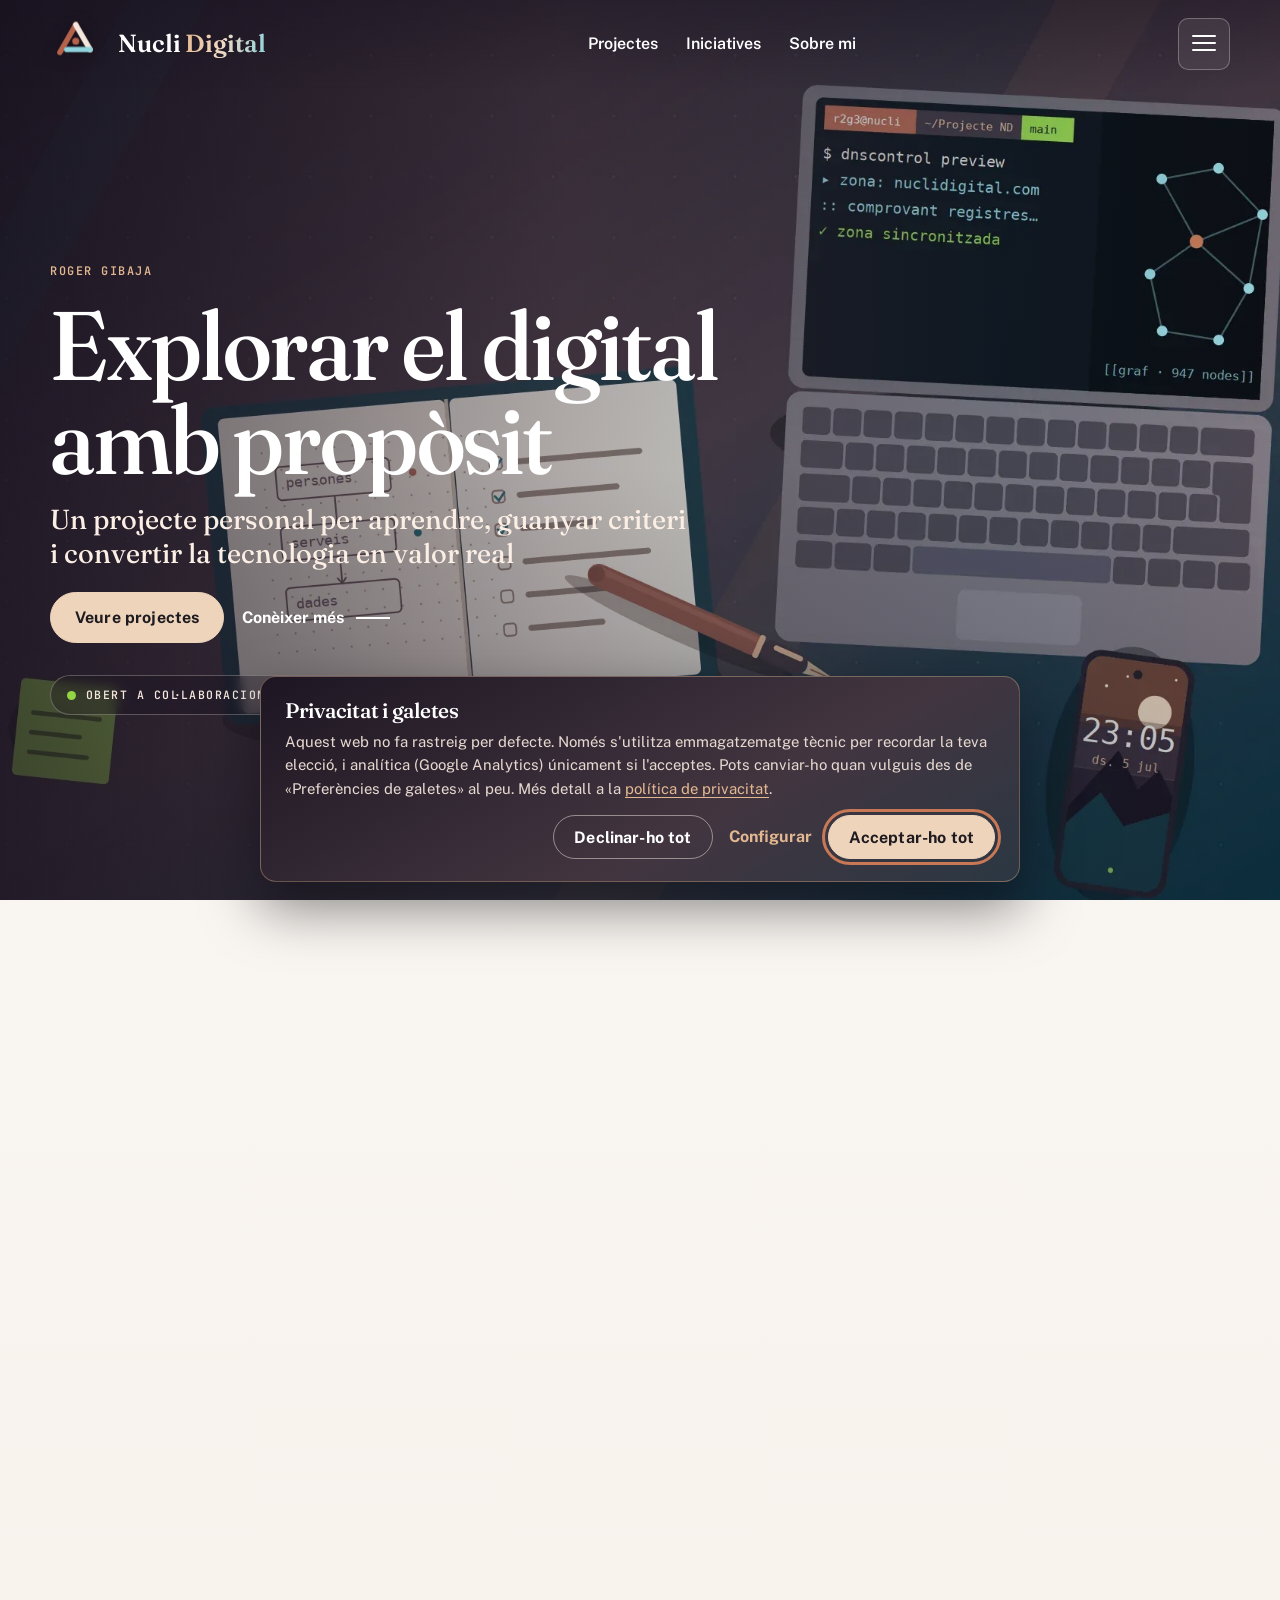
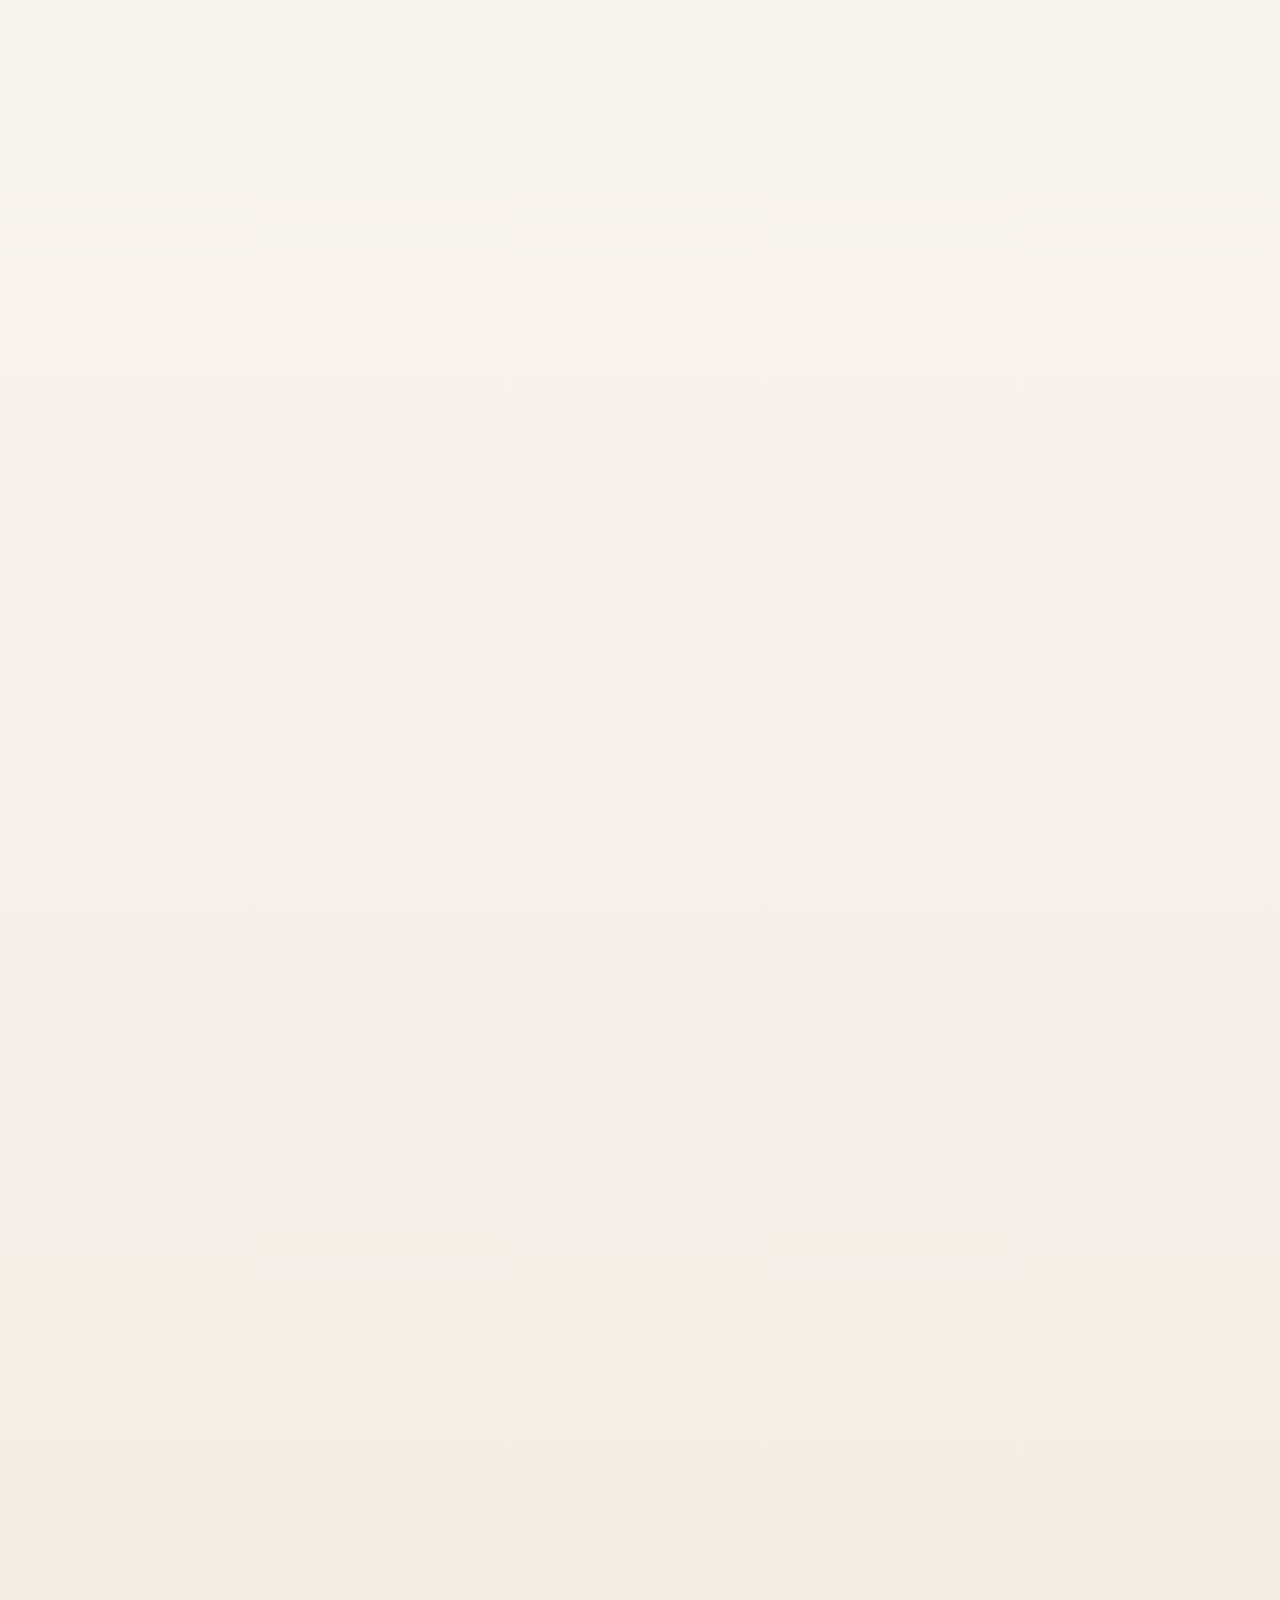
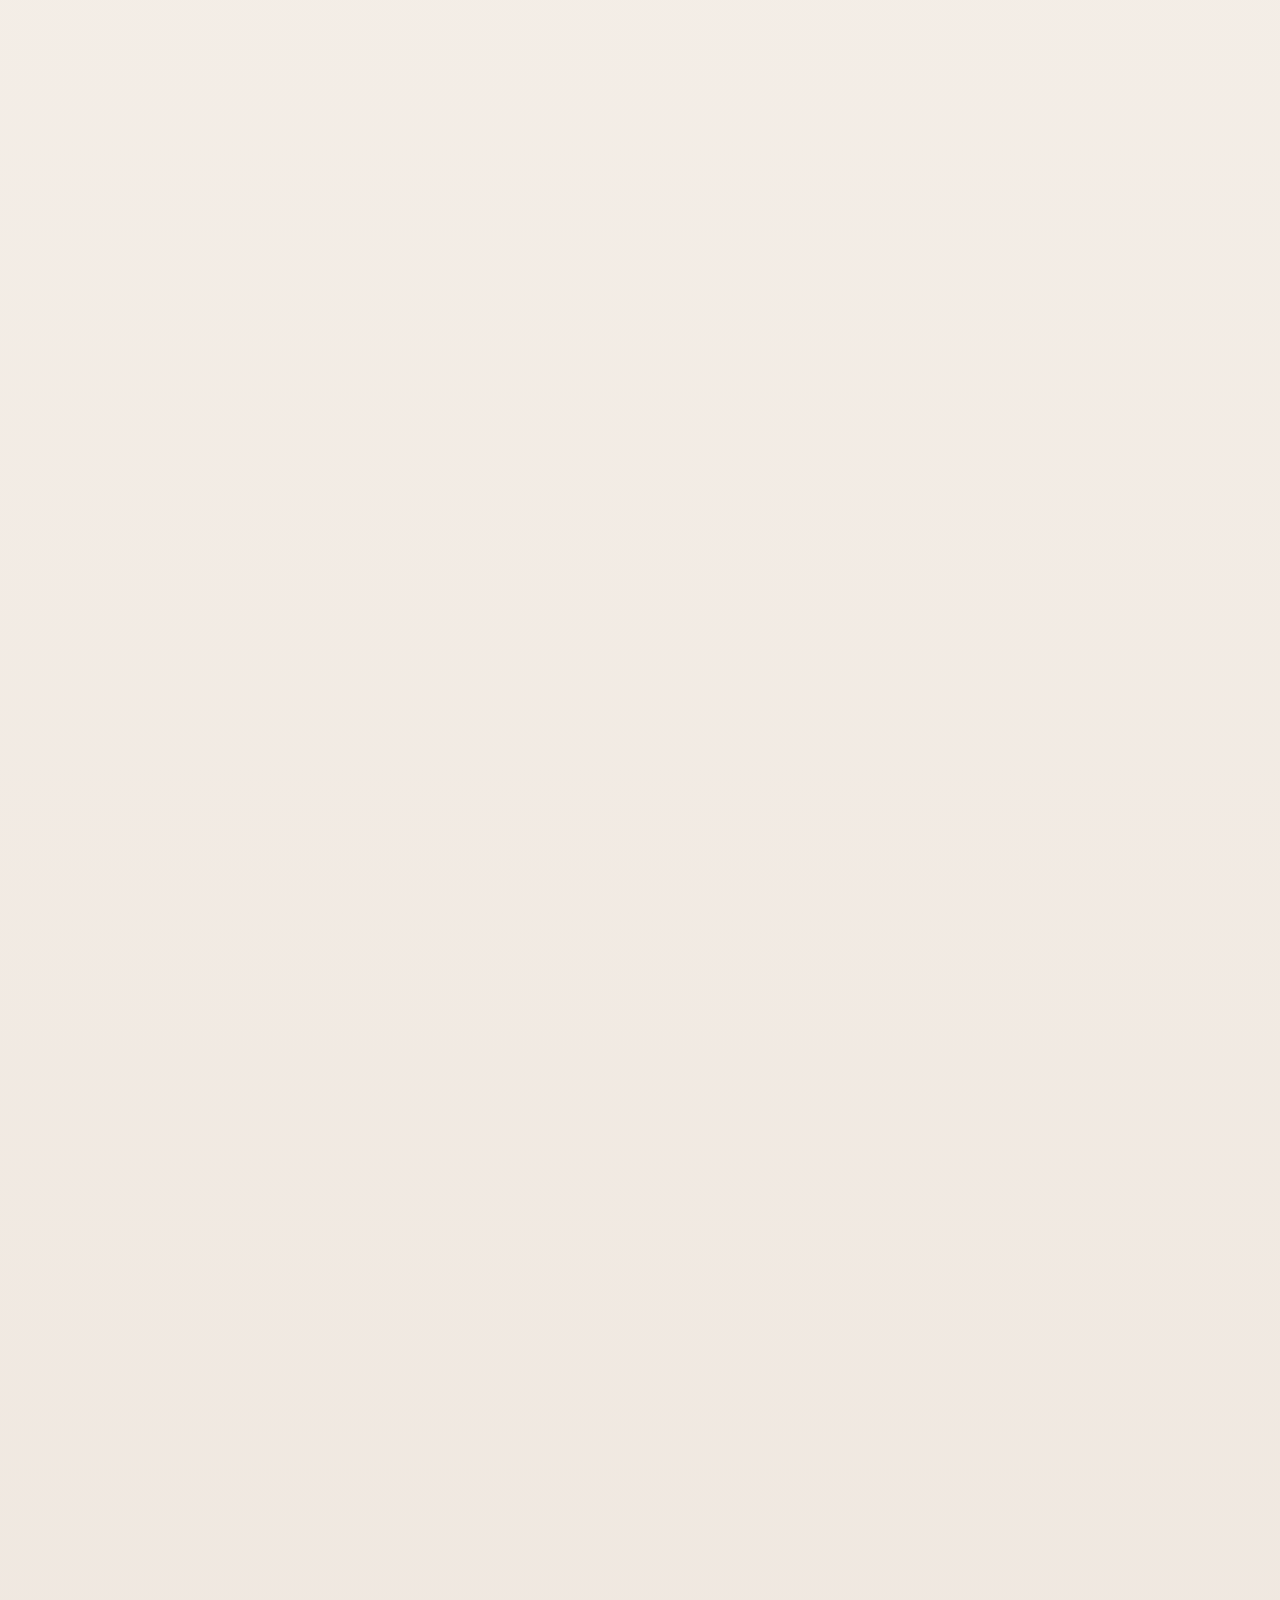
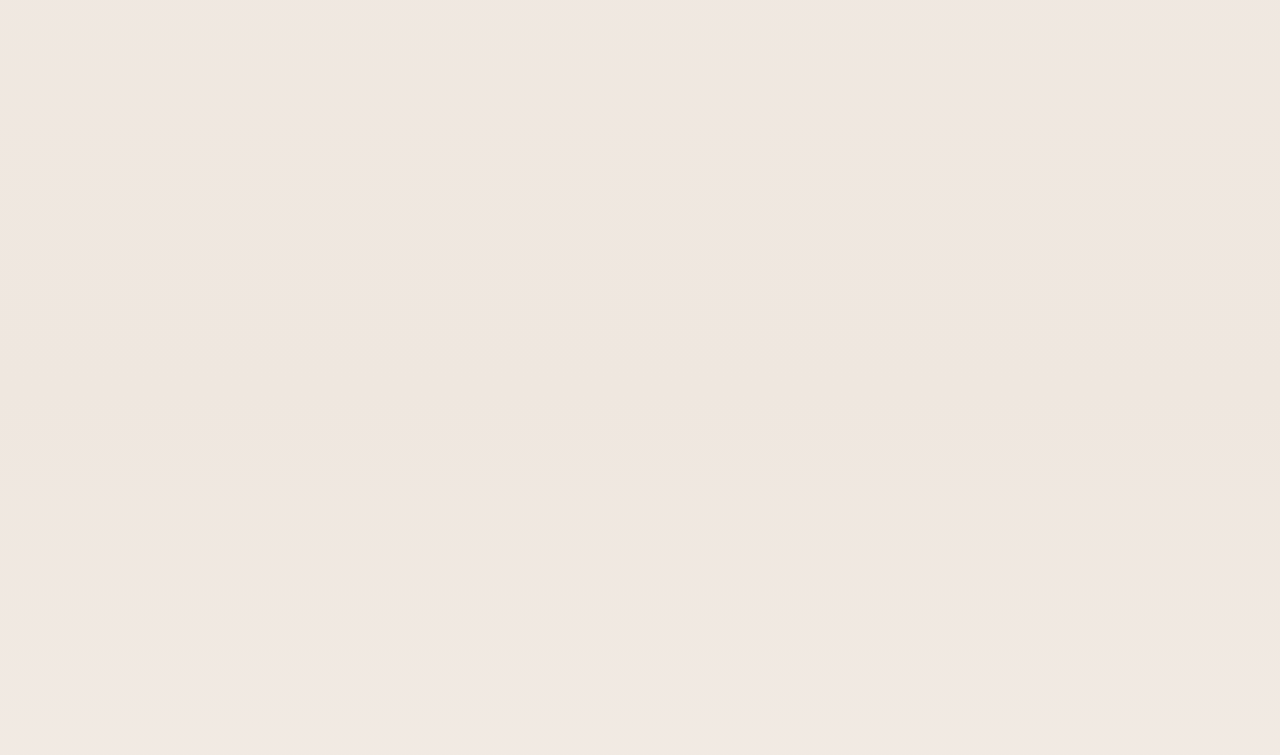
<file: index.html>
<!DOCTYPE html>
<html lang="ca" itemscope itemtype="https://schema.org/ProfilePage">

<head>
    <meta charset="UTF-8">
    <meta name="viewport" content="width=device-width, initial-scale=1.0">
    <meta http-equiv="Content-Security-Policy"
        content="default-src 'self'; script-src 'self' https://www.googletagmanager.com; style-src 'self'; img-src 'self' data: https://*.google-analytics.com https://*.googletagmanager.com; connect-src 'self' https://*.google-analytics.com https://*.analytics.google.com https://*.googletagmanager.com; font-src 'self'; object-src 'none'; frame-src 'none'; media-src 'self'; manifest-src 'self'; worker-src 'self'; base-uri 'self'; form-action 'self'; frame-ancestors 'none'; upgrade-insecure-requests">
    <meta name="referrer" content="strict-origin-when-cross-origin">
    <meta http-equiv="X-Content-Type-Options" content="nosniff">
    <meta http-equiv="Permissions-Policy" content="geolocation=(), microphone=(), camera=(), payment=(), usb=(), interest-cohort=()">
    <title>Roger Gibaja · NucliDigital — Laboratori digital personal</title>
    <meta name="description"
        content="Projecte personal d’exploració tecnològica de Roger Gibaja: un laboratori per aprendre, guanyar criteri i convertir el món digital en valor real. Coneixement obert, sense ànim de lucre.">
    <meta name="author" content="Roger Gibaja">
    <meta name="keywords" content="exploració tecnològica, aprenentatge, coneixement obert, jardí digital, Obsidian, Quartz, infraestructura, laboratori digital, Roger Gibaja, NucliDigital">
    <meta name="robots" content="index, follow">
    <meta name="theme-color" content="#423540">
    <meta name="color-scheme" content="light">
    <link rel="canonical" href="https://nuclidigital.com/V5/">

    <!-- Open Graph -->
    <meta property="og:type" content="profile">
    <meta property="og:title" content="Roger Gibaja · NucliDigital — Laboratori digital personal">
    <meta property="og:description"
        content="Un laboratori digital personal per aprendre, experimentar i compartir coneixement obert. Projectes i iniciatives sense ànim de lucre.">
    <meta property="og:image" content="https://nuclidigital.com/V5/hero-illustration.webp">
    <meta property="og:image:width" content="1920">
    <meta property="og:image:height" content="1200">
    <meta property="og:image:alt" content="NucliDigital — laboratori digital personal">
    <meta property="og:site_name" content="NucliDigital">
    <meta property="og:url" content="https://nuclidigital.com/V5/">
    <meta property="og:locale" content="ca_ES">
    <meta property="profile:first_name" content="Roger">
    <meta property="profile:last_name" content="Gibaja">

    <!-- Twitter Card -->
    <meta name="twitter:card" content="summary_large_image">
    <meta name="twitter:title" content="Roger Gibaja · NucliDigital — Laboratori digital personal">
    <meta name="twitter:description" content="Laboratori digital personal per aprendre, experimentar i compartir coneixement obert.">
    <meta name="twitter:image" content="https://nuclidigital.com/V5/hero-illustration.webp">
    <link rel="icon" href="favicon.ico" sizes="32x32">
    <link rel="icon" href="logo-nd-minimal.svg" type="image/svg+xml">
    <link rel="apple-touch-icon" href="apple-touch-icon.png">
    <link rel="manifest" href="manifest.json">
    <link rel="preload" href="fonts/fraunces-var.woff2?v=3d7531c2" as="font" type="font/woff2" crossorigin>
    <link rel="preload" href="fonts/public-sans-var.woff2?v=f8b0b0b8" as="font" type="font/woff2" crossorigin>
    <link rel="preload" href="hero-illustration.webp" as="image" type="image/webp">
    <link rel="stylesheet" href="styles.css?v=2052d7fa">
    <link rel="stylesheet" href="brand-motion.css?v=a934cd3d">
    <script defer src="app.js?v=c0f501f6"></script>

    <!-- Structured Data - JSON-LD -->
        <script type="application/ld+json">
    {
      "@context": "https://schema.org",
      "@graph": [
        {
          "@type": "WebSite",
          "@id": "https://nuclidigital.com/#website",
          "url": "https://nuclidigital.com/",
          "name": "NucliDigital",
          "description": "Laboratori digital personal de Roger Gibaja: aprendre, experimentar i compartir coneixement obert.",
          "inLanguage": "ca",
          "publisher": { "@id": "https://nuclidigital.com/#person" }
        },
        {
          "@type": "ProfilePage",
          "@id": "https://nuclidigital.com/V5/#webpage",
          "url": "https://nuclidigital.com/V5/",
          "name": "Roger Gibaja \u00b7 NucliDigital \u2014 Laboratori digital personal",
          "isPartOf": { "@id": "https://nuclidigital.com/#website" },
          "about": { "@id": "https://nuclidigital.com/#person" },
          "inLanguage": "ca",
          "primaryImageOfPage": "https://nuclidigital.com/V5/hero-illustration.webp"
        },
        {
          "@type": "BreadcrumbList",
          "@id": "https://nuclidigital.com/V5/#breadcrumb",
          "itemListElement": [
            { "@type": "ListItem", "position": 1, "name": "Inici", "item": "https://nuclidigital.com/V5/" },
            { "@type": "ListItem", "position": 2, "name": "Projectes", "item": "https://nuclidigital.com/V5/#projectes" },
            { "@type": "ListItem", "position": 3, "name": "Iniciatives", "item": "https://nuclidigital.com/V5/#iniciatives" },
            { "@type": "ListItem", "position": 4, "name": "Sobre mi", "item": "https://nuclidigital.com/V5/#sobre-mi" }
          ]
        },
        {
          "@type": "Person",
          "@id": "https://nuclidigital.com/#person",
          "name": "Roger Gibaja",
          "givenName": "Roger",
          "familyName": "Gibaja",
          "description": "Explorador tecnol\u00f2gic \u00b7 aprenentatge, criteri i coneixement obert",
          "disambiguatingDescription": "Projecte personal d\u2019exploraci\u00f3 tecnol\u00f2gica, sense \u00e0nim de lucre.",
          "url": "https://nuclidigital.com/V5/",
          "image": "https://nuclidigital.com/V5/hero-illustration.webp",
          "email": "hola@nuclidigital.com",
          "address": {
            "@type": "PostalAddress",
            "addressLocality": "Barcelona",
            "addressRegion": "Catalunya",
            "addressCountry": "ES"
          },
          "sameAs": [
            "https://www.linkedin.com/in/rogergibaja/",
            "https://github.com/nuclidigital",
            "https://garden.nuclidigital.com"
          ],
          "knowsAbout": [
            "Exploraci\u00f3 tecnol\u00f2gica",
            "Aprenentatge continu",
            "Coneixement obert",
            "Infraestructura digital",
            "Documentaci\u00f3 de sistemes",
            "Jard\u00ed digital (Obsidian, Quartz)"
          ]
        },
        {
          "@type": "CreativeWork",
          "@id": "https://nuclidigital.com/V5/#governantia",
          "name": "Governantia",
          "url": "https://garden.nuclidigital.com/10_Projectes/GRC_Governantia/",
          "creator": { "@id": "https://nuclidigital.com/#person" },
          "inLanguage": "ca",
          "description": "Exploraci\u00f3 sobre governan\u00e7a TIC i sobirania digital."
        },
        {
          "@type": "CreativeWork",
          "@id": "https://nuclidigital.com/V5/#garden",
          "name": "Garden Digital",
          "url": "https://garden.nuclidigital.com",
          "creator": { "@id": "https://nuclidigital.com/#person" },
          "inLanguage": "ca",
          "description": "Documentaci\u00f3 viva construïda amb Obsidian i Quartz."
        }
      ]
    }
    </script>
</head>

<body>
    <a class="skip-link" href="#contingut">Ves al contingut principal</a>
    <noscript>
        <div class="noscript-note">Aquest lloc funciona sense JavaScript: pots llegir tot el contingut amb normalitat. Amb JavaScript activat s'afegeixen el menú lateral, les animacions i el gestor de galetes.</div>
    </noscript>
    <div class="scroll-progress" aria-hidden="true"></div>
    <div class="header-sentinel" aria-hidden="true"></div>

    <header class="site-header">
        <div class="header-inner">
            <a class="brand" href="#inici" aria-label="Roger Gibaja - NucliDigital, inici">
                <svg class="brand-icon nd-anim nd-anim--dark is-playing" viewBox="0 0 120 120" width="56" height="56" fill="none" aria-hidden="true" focusable="false">
                    <path class="nd-slash" d="M21 78 55.2 18.6" pathLength="1"/>
                    <path class="nd-diag" d="M55.2 18.6 85.8 71.7" pathLength="1"/>
                    <path class="nd-base" d="M85.8 71.7H36.1" pathLength="1"/>
                    <circle class="nd-pulse" cx="55.2" cy="54.06" r="7.56"/>
                    <circle class="nd-pulse nd-pulse--2" cx="55.2" cy="54.06" r="7.56"/>
                    <circle class="nd-nucli" cx="55.2" cy="54.06" r="7.56"/>
                </svg>
                <span class="brand-wordmark" aria-hidden="true">
                    <span>Nucli</span>
                    <span>Digital</span>
                </span>
            </a>

            <nav class="desktop-nav" aria-label="Navegació principal">
                <a href="#projectes">Projectes</a>
                <a href="#iniciatives">Iniciatives</a>
                <a href="#sobre-mi">Sobre mi</a>
            </nav>

            <button class="menu-toggle" id="menu-toggle" type="button" aria-expanded="false"
                aria-controls="mobile-menu" aria-label="Obrir menú">
                <span class="hamburger-icon" aria-hidden="true">
                    <span></span>
                    <span></span>
                    <span></span>
                </span>
                <svg class="toggle-tri" viewBox="0 0 24 24" fill="none" aria-hidden="true" focusable="false">
                    <path d="M12 5 20 19H4Z" stroke="currentColor" stroke-width="2.4" stroke-linejoin="round"/>
                    <circle cx="12" cy="14.4" r="1.7" fill="#e3b891"/>
                </svg>
            </button>
        </div>
    </header>

    <nav class="global-menu" id="mobile-menu" aria-label="Menú global" hidden>
        <button class="global-menu-close" id="menu-close" type="button" aria-label="Tancar menú">
            <svg viewBox="0 0 24 24" fill="none" aria-hidden="true" focusable="false">
                <path d="M12 5 20 19H4Z" stroke="currentColor" stroke-width="2.4" stroke-linejoin="round"/>
                <circle cx="12" cy="14.4" r="1.7" fill="#e3b891"/>
            </svg>
        </button>
        <div class="global-menu-inner">
            <div class="menu-profile">
                <div class="menu-glyph" aria-hidden="true">
                    <svg viewBox="0 0 120 120" width="72" height="72" fill="none">
                        <path d="M32 96 74 24" stroke="#c9764f" stroke-width="13" stroke-linecap="round"/>
                        <circle cx="88" cy="86" r="9" fill="#8fd3dc"/>
                        <circle cx="88" cy="86" r="15" fill="none" stroke="#93d543" stroke-width="2.4"/>
                    </svg>
                </div>
                <p class="menu-slogan">Accessos ràpids</p>
            </div>

            <div class="menu-sep" aria-hidden="true"><svg viewBox="0 0 48 24" fill="none"><path d="M28 4 20 20" stroke="#c9764f" stroke-width="3.4" stroke-linecap="round"/><circle cx="31" cy="17" r="2.6" fill="#8fd3dc"/></svg></div>

            <nav class="menu-quick" aria-label="Accessos ràpids">
                <a class="quick-item" href="#inici">
                    <svg viewBox="0 0 24 24" fill="none" aria-hidden="true"><path d="M12 5 20 19H4Z" stroke="currentColor" stroke-width="2" stroke-linejoin="round"/><circle cx="12" cy="14.4" r="1.7" fill="#e3b891"/></svg>
                    <span>Inici</span>
                </a>
                <a class="quick-item" href="#projectes">
                    <svg viewBox="0 0 24 24" fill="none" aria-hidden="true"><rect x="4" y="4" width="7" height="7" rx="2" stroke="currentColor" stroke-width="2"/><rect x="13" y="4" width="7" height="7" rx="2" stroke="currentColor" stroke-width="2"/><rect x="4" y="13" width="7" height="7" rx="2" stroke="currentColor" stroke-width="2"/><rect x="13" y="13" width="7" height="7" rx="2" stroke="#e3b891" stroke-width="2"/></svg>
                    <span>Projectes</span>
                </a>
                <a class="quick-item" href="#iniciatives">
                    <svg viewBox="0 0 24 24" fill="none" aria-hidden="true"><path d="M19.5 12a7.5 7.5 0 1 1-2.2-5.3" stroke="currentColor" stroke-width="2" stroke-linecap="round"/><path d="M17.3 6.7V3.6M17.3 6.7h3.6" stroke="#e3b891" stroke-width="2" stroke-linecap="round"/></svg>
                    <span>Iniciatives</span>
                </a>
                <a class="quick-item" href="#sobre-mi">
                    <svg viewBox="0 0 24 24" fill="none" aria-hidden="true"><circle cx="12" cy="8.5" r="3.5" stroke="currentColor" stroke-width="2"/><path d="M5 19.5c1.6-3.4 4-5 7-5s5.4 1.6 7 5" stroke="currentColor" stroke-width="2" stroke-linecap="round"/><circle cx="17.5" cy="6" r="1.7" fill="#e3b891"/></svg>
                    <span>Sobre mi</span>
                </a>
                <a class="quick-item" href="https://garden.nuclidigital.com" target="_blank" rel="noopener">
                    <svg viewBox="0 0 24 24" fill="none" aria-hidden="true"><path d="M12 20V9" stroke="currentColor" stroke-width="2" stroke-linecap="round"/><path d="M12 12C12 8 9 6 5 6c0 4 3 6 7 6ZM12 9c0-3.5 2.6-5 6-5 0 3.5-2.6 5-6 5Z" stroke="currentColor" stroke-width="2" stroke-linejoin="round"/><circle cx="12" cy="20" r="1.7" fill="#e3b891"/></svg>
                    <span>Garden</span>
                </a>
                <a class="quick-item" href="https://glpi11.labs.nuclidigital.com" target="_blank" rel="noopener">
                    <svg viewBox="0 0 24 24" fill="none" aria-hidden="true"><path d="M10 3h4M11 3v5.5L5.5 18a2.4 2.4 0 0 0 2.1 3.5h8.8a2.4 2.4 0 0 0 2.1-3.5L13 8.5V3" stroke="currentColor" stroke-width="2" stroke-linecap="round" stroke-linejoin="round"/><circle cx="10.5" cy="16.5" r="1.7" fill="#e3b891"/></svg>
                    <span>Labs</span>
                </a>
            </nav>

            <div class="menu-sep" aria-hidden="true"><svg viewBox="0 0 48 24" fill="none"><path d="M28 4 20 20" stroke="#c9764f" stroke-width="3.4" stroke-linecap="round"/><circle cx="31" cy="17" r="2.6" fill="#8fd3dc"/></svg></div>

            <div class="menu-social" aria-label="Xarxes i contacte">
                <a class="social-btn" href="https://www.linkedin.com/in/rogergibaja/" target="_blank" rel="me noopener noreferrer" aria-label="LinkedIn" title="LinkedIn">
                    <svg viewBox="0 0 24 24" fill="none" aria-hidden="true"><rect x="4" y="8" width="16" height="11" rx="2.5" stroke="currentColor" stroke-width="2"/><path d="M9 8V6.5A1.5 1.5 0 0 1 10.5 5h3A1.5 1.5 0 0 1 15 6.5V8" stroke="currentColor" stroke-width="2"/><circle cx="12" cy="13.5" r="1.7" fill="#e3b891"/></svg>
                </a>
                <a class="social-btn" href="https://github.com/nuclidigital" target="_blank" rel="me noopener noreferrer" aria-label="GitHub" title="GitHub">
                    <svg viewBox="0 0 24 24" fill="none" aria-hidden="true"><circle cx="7" cy="6" r="2.5" stroke="currentColor" stroke-width="2"/><circle cx="7" cy="18" r="2.5" stroke="currentColor" stroke-width="2"/><circle cx="17" cy="8" r="2.5" stroke="#e3b891" stroke-width="2"/><path d="M7 8.5v7M17 10.5c0 4-4 3.5-7 5" stroke="currentColor" stroke-width="2" stroke-linecap="round"/></svg>
                </a>
                <a class="social-btn" href="https://www.instagram.com/notesftf" target="_blank" rel="me noopener noreferrer" aria-label="Instagram" title="Instagram">
                    <svg viewBox="0 0 24 24" fill="none" aria-hidden="true"><rect x="4" y="4" width="16" height="16" rx="4.5" stroke="currentColor" stroke-width="2"/><circle cx="12" cy="12" r="3.6" stroke="currentColor" stroke-width="2"/><circle cx="16.6" cy="7.4" r="1.4" fill="#e3b891"/></svg>
                </a>
                <a class="social-btn" href="mailto:hola@nuclidigital.com" aria-label="Correu electrònic" title="Email">
                    <svg viewBox="0 0 24 24" fill="none" aria-hidden="true"><rect x="3.5" y="5.5" width="17" height="13" rx="2.5" stroke="currentColor" stroke-width="2"/><path d="m5 8 7 5 7-5" stroke="currentColor" stroke-width="2" stroke-linecap="round" stroke-linejoin="round"/><circle cx="12" cy="13" r="0" fill="#e3b891"/></svg>
                </a>
            </div>

            <div class="menu-sep" aria-hidden="true"><svg viewBox="0 0 48 24" fill="none"><path d="M28 4 20 20" stroke="#c9764f" stroke-width="3.4" stroke-linecap="round"/><circle cx="31" cy="17" r="2.6" fill="#8fd3dc"/></svg></div>

            <button class="menu-back" type="button" data-bz-open>
                <svg viewBox="0 0 24 24" fill="none" aria-hidden="true"><rect x="5" y="10.5" width="14" height="9.5" rx="2.5" stroke="currentColor" stroke-width="2"/><path d="M8.5 10.5V8a3.5 3.5 0 0 1 7 0v2.5" stroke="currentColor" stroke-width="2"/><circle cx="12" cy="15.3" r="1.7" fill="#e3b891"/></svg>
                <span>Backzone</span>
            </button>
        </div>
    </nav>

    <main id="contingut" itemprop="mainEntity" itemscope itemtype="https://schema.org/Person">
        <meta itemprop="name" content="Roger Gibaja">
        <meta itemprop="description" content="Explorador tecnològic · aprenentatge, criteri i coneixement obert">

        <section class="hero" id="inici" aria-labelledby="hero-title">
            <img class="hero-image" src="hero-illustration.webp" alt="" width="1920" height="1200"
                fetchpriority="high" aria-hidden="true" loading="eager">
            <div class="hero-inner">
                <div class="hero-copy">
                    <p class="eyebrow" id="hero-eyebrow">Roger Gibaja</p>
                    <h1 id="hero-title">Explorar el digital<br>amb propòsit</h1>
                    <p class="hero-role" id="hero-role">Un projecte personal per aprendre, guanyar criteri i convertir la tecnologia en valor real</p>
                    <div class="hero-actions" aria-label="Accessos principals">
                        <a class="button button-primary" id="hero-primary" href="#projectes">Veure projectes</a>
                        <a class="text-action" href="#sobre-mi">Conèixer més</a>
                    </div>
                    <a class="hero-status" href="#sobre-mi">
                        <span class="status-dot" aria-hidden="true"></span>
                        Obert a col·laboracions open source
                    </a>
                </div>
            </div>
            <a class="hero-scroll" href="#presentacio" aria-label="Desplaça't a la presentació">
                <span aria-hidden="true"></span>
            </a>
        </section>

        <section class="section quick-intro" id="presentacio" aria-labelledby="presentacio-title">
            <div class="container quick-layout">
                <div class="section-heading">
                    <p class="section-number">01 / Presentació</p>
                    <h2 id="presentacio-title">Un laboratori digital propi</h2>
                </div>
                <div class="quick-copy">
                    <p class="statement">
                        Aquí construeixo, trenco i torno a muntar: infraestructura, software i serveis digitals esdevenen un banc de proves per pensar amb les mans i afinar el criteri.
                    </p>
                    <p>
                        A partir d’infraestructura, software i serveis digitals, construeixo un ecosistema propi per experimentar, connectar coneixement i moure’m pel món digital amb intenció, utilitat i sentit.
                    </p>
                </div>
            </div>
            <div class="container capability-strip" aria-label="Capacitats destacades">
                <article>
                    <img class="cap-illus" src="cap-infraestructura.webp" width="640" height="300" alt="" loading="lazy" decoding="async">
                    <span>Base operativa</span>
                    <h3>INFRAESTRUCTURA</h3>
                    <p>La capa tècnica que dona estabilitat, continuïtat i confiança a l’ecosistema digital.</p>
                </article>
                <article>
                    <img class="cap-illus" src="cap-software.webp" width="640" height="300" alt="" loading="lazy" decoding="async">
                    <span>Peces amb criteri</span>
                    <h3>SOFTWARE</h3>
                    <p>Tecnologia seleccionada amb intenció per configurar, automatitzar i donar forma a noves possibilitats.</p>
                </article>
                <article>
                    <img class="cap-illus" src="cap-serveis.webp" width="640" height="300" alt="" loading="lazy" decoding="async">
                    <span>Fluxos de valor</span>
                    <h3>SERVEIS DIGITALS</h3>
                    <p>Dades, informació i serveis que connecten experiència, aprenentatge i utilitat compartida.</p>
                </article>
            </div>
        </section>

        <section class="section project-showcase" id="projectes" aria-labelledby="projectes-title">
            <div class="container showcase-head">
                <div class="section-heading">
                    <p class="section-number">02 / Projectes</p>
                    <h2 id="projectes-title">Portfolio de sistemes governables</h2>
                </div>
                <p class="section-intro">
                    Projectes professionals que combinen governança TIC, infraestructura documentada i sobirania digital.
                </p>
            </div>

            <div class="container projects-grid" aria-label="Projectes destacats">
                <article class="project-card featured">
                    <div class="project-visual">
                        <img src="project-governantia.webp" alt="" width="1200" height="900" loading="lazy" decoding="async">
                        <span class="project-status">En desenvolupament</span>
                    </div>
                    <div class="project-meta">
                        <span class="project-category">GRC · Governança</span>
                        <h3>Governantia</h3>
                        <p>Sistema d'anàlisi de sobirania digital en administracions públiques. Traçabilitat de dependències, riscos i decisions.</p>
                        <div class="project-tags">
                            <span>Python</span>
                            <span>FastAPI</span>
                            <span>Compliance</span>
                            <span>Risk Assessment</span>
                        </div>
                        <a class="project-link" href="https://governantia.nuclidigital.com" target="_blank" rel="noopener">
                            <span>Explorar projecte</span>
                        </a>
                    </div>
                </article>

                <article class="project-card">
                    <div class="project-visual">
                        <img src="project-nuclidigital.webp" alt="" width="1200" height="900" loading="lazy" decoding="async">
                        <span class="project-status">Operatiu</span>
                    </div>
                    <div class="project-meta">
                        <span class="project-category">SRE · Infraestructura</span>
                        <h3>NucliDigital</h3>
                        <p>Infraestructura operativa que converteix decisions tècniques en coneixement institucional documentat i reutilitzable.</p>
                        <div class="project-tags">
                            <span>Docker</span>
                            <span>Linux</span>
                            <span>IaC</span>
                            <span>Monitoring</span>
                        </div>
                        <a class="project-link" href="https://garden.nuclidigital.com" target="_blank" rel="noopener">
                            <span>Veure infraestructura</span>
                        </a>
                    </div>
                </article>

                <article class="project-card">
                    <div class="project-visual">
                        <img src="project-garden.webp" alt="" width="1200" height="900" loading="lazy" decoding="async">
                        <span class="project-status">Actiu</span>
                    </div>
                    <div class="project-meta">
                        <span class="project-category">Knowledge · Documentació</span>
                        <h3>Garden Digital</h3>
                        <p>Sistema de documentació viva amb Quartz. Publicació estructurada de decisions, projectes i coneixement tècnic.</p>
                        <div class="project-tags">
                            <span>Quartz</span>
                            <span>Obsidian</span>
                            <span>Markdown</span>
                            <span>SSG</span>
                        </div>
                        <a class="project-link" href="https://garden.nuclidigital.com" target="_blank" rel="noopener">
                            <span>Accedir al Garden</span>
                        </a>
                    </div>
                </article>

                <article class="project-card">
                    <div class="project-visual">
                        <img src="project-quant.webp" alt="" width="1200" height="900" loading="lazy" decoding="async">
                        <span class="project-status">Exploració</span>
                    </div>
                    <div class="project-meta">
                        <span class="project-category">Anàlisi</span>
                        <h3>Quant</h3>
                        <p>Anàlisi quantitativa amb eines de codi obert: sèries temporals, backtesting i visualització reproduïble.</p>
                        <div class="project-tags">
                            <span>Python</span>
                            <span>pandas</span>
                            <span>Jupyter</span>
                        </div>
                        <a class="project-link" href="https://github.com/nuclidigital" target="_blank" rel="noopener noreferrer"><span>Explorar projecte</span></a>
                    </div>
                </article>
            </div>
        </section>

        <section class="section initiatives" id="iniciatives" aria-labelledby="iniciatives-title">
            <div class="container">
                <div class="section-heading">
                    <p class="section-number">03 / Iniciatives</p>
                    <h2 id="iniciatives-title">Iniciatives que mantenen el sistema viu</h2>
                    <p class="section-intro">
                        Espais de treball continu que alimenten el garden: creació de contingut digital en àudio i validació de plataformes abans de comprometre producció.
                    </p>
                </div>
                <div class="initiative-grid">
                    <article class="initiative-card">
                        <div class="initiative-visual">
                            <img src="initiative-audiorelats.webp" alt="" width="1200" height="675" loading="lazy" decoding="async">
                        </div>
                        <div class="initiative-meta">
                            <span class="initiative-tag">Iniciativa · Creació digital</span>
                            <h3>Audiorelats</h3>
                            <p>Relats i peces sonores per explorar la creació de contingut en format digital: guió, veu, edició i publicació.</p>
                            <div class="initiative-foot">
                                <span class="initiative-status initiative-status--onair"><svg class="onair-icon" viewBox="0 0 24 24" fill="none" aria-hidden="true"><rect x="9" y="2.5" width="6" height="11" rx="3" stroke="currentColor" stroke-width="1.8"/><path d="M6 11a6 6 0 0 0 12 0" stroke="currentColor" stroke-width="1.8" stroke-linecap="round"/><path d="M12 17v3.5M8.5 20.5h7" stroke="currentColor" stroke-width="1.8" stroke-linecap="round"/><circle cx="12" cy="6" r="1.3" fill="#93d543"/></svg>ON AIR</span>
                                <!-- Ajusta els usuaris de les plataformes quan estiguin publicats -->
                                <div class="initiative-social" aria-label="Plataformes dels audiorelats">
                                    <a class="social-btn social-btn--light" href="https://www.youtube.com/@podsplot" target="_blank" rel="noopener noreferrer" aria-label="Audiorelats a YouTube" title="YouTube">
                                        <svg viewBox="0 0 24 24" fill="none" aria-hidden="true"><rect x="3.5" y="6" width="17" height="12" rx="3.5" stroke="currentColor" stroke-width="2"/><path d="M10.5 9.6v4.8l4.2-2.4Z" fill="#b5624b"/></svg>
                                    </a>
                                    <a class="social-btn social-btn--light" href="https://creators.spotify.com/pod/profile/pod-splot/" target="_blank" rel="noopener noreferrer" aria-label="Audiorelats a Spotify" title="Spotify">
                                        <svg viewBox="0 0 24 24" fill="none" aria-hidden="true"><path d="M4.5 13.5v-1a7.5 7.5 0 0 1 15 0v1" stroke="currentColor" stroke-width="2" stroke-linecap="round"/><rect x="3.5" y="13" width="4.6" height="7" rx="2.3" stroke="currentColor" stroke-width="2"/><rect x="15.9" y="13" width="4.6" height="7" rx="2.3" stroke="currentColor" stroke-width="2"/><circle cx="12" cy="6" r="1.6" fill="#b5624b"/></svg>
                                    </a>
                                    <a class="social-btn social-btn--light" href="https://www.instagram.com/podsplot" target="_blank" rel="noopener noreferrer" aria-label="Audiorelats a Instagram" title="Instagram">
                                        <svg viewBox="0 0 24 24" fill="none" aria-hidden="true"><rect x="4" y="4" width="16" height="16" rx="4.5" stroke="currentColor" stroke-width="2"/><circle cx="12" cy="12" r="3.6" stroke="currentColor" stroke-width="2"/><circle cx="16.6" cy="7.4" r="1.4" fill="#b5624b"/></svg>
                                    </a>
                                </div>
                            </div>
                        </div>
                    </article>
                    <article class="initiative-card">
                        <div class="initiative-visual">
                            <img src="initiative-labs.webp" alt="" width="1200" height="675" loading="lazy" decoding="async">
                        </div>
                        <div class="initiative-meta">
                            <span class="initiative-tag">Iniciativa · Validació</span>
                            <h3>Labs tècnics</h3>
                            <p>Entorns de prova per a plataformes d'ITSM, inventari, identitat i automatització, documentats abans de producció.</p>
                            <div class="initiative-foot">
                                <a class="text-link" href="https://glpi11.labs.nuclidigital.com" target="_blank" rel="noopener">Explorar labs</a>
                                <div class="initiative-social" aria-label="Plataformes dels labs">
                                    <a class="social-btn social-btn--light" href="https://github.com/nuclidigital" target="_blank" rel="noopener noreferrer" aria-label="Contenidors Docker — repositori a GitHub" title="Docker · GitHub">
                                        <svg viewBox="0 0 24 24" fill="none" aria-hidden="true"><path d="M12 3.5 19 7.5v6.8l-7 4.2-7-4.2V7.5Z" stroke="currentColor" stroke-width="2" stroke-linejoin="round"/><path d="M5 7.5l7 4 7-4M12 11.5v7" stroke="currentColor" stroke-width="2" stroke-linecap="round"/><circle cx="12" cy="11.5" r="1.6" fill="#b5624b"/></svg>
                                    </a>
                                    <a class="social-btn social-btn--light" href="https://glpi11.labs.nuclidigital.com" target="_blank" rel="noopener" aria-label="GLPI — inventari i ITSM al lab" title="GLPI">
                                        <svg viewBox="0 0 24 24" fill="none" aria-hidden="true"><rect x="4.5" y="4.5" width="6.4" height="6.4" rx="1.8" stroke="currentColor" stroke-width="2"/><rect x="13.1" y="4.5" width="6.4" height="6.4" rx="1.8" stroke="currentColor" stroke-width="2"/><rect x="4.5" y="13.1" width="6.4" height="6.4" rx="1.8" stroke="currentColor" stroke-width="2"/><rect x="13.1" y="13.1" width="6.4" height="6.4" rx="1.8" stroke="#b5624b" stroke-width="2"/><circle cx="16.3" cy="16.3" r="1.4" fill="#b5624b"/></svg>
                                    </a>
                                </div>
                            </div>
                        </div>
                    </article>
                </div>
            </div>
        </section>

        <section class="section about-section" id="sobre-mi" aria-labelledby="about-title">
            <div class="container about-layout">
                <div class="about-content">
                    <p class="section-number">04 / Sobre mi</p>
                    <h2 id="about-title">Roger Gibaja</h2>
                    <p class="about-role">Curiositat tècnica · Aprenentatge continu · Creativitat aplicada</p>
                    <div class="about-bio">
                        <p>
                            El que em mou és <strong>entendre com funcionen les coses</strong>: obrir la caixa, connectar idees i aprendre construint, allà on la tecnologia es troba amb les persones.
                        </p>
                        <p>
                            Crec en el <strong>coneixement obert</strong> i en fer les coses amb mesura i sentit. Aquest jardí digital és el meu espai d'aprenentatge i creativitat.
                        </p>
                    </div>
                </div>
                <aside class="about-contact" aria-label="Contacte professional">
                    <p class="identity-label">Contacte</p>
                    <h3>Obert a col·laborar</h3>
                    <p>Iniciatives open source, comunitats d'interès i converses sobre tecnologia, aprenentatge i coneixement obert.</p>
                    <a class="contact-email" href="mailto:hola@nuclidigital.com">hola@nuclidigital.com</a>
                    <div class="contact-meta">
                        <span>Barcelona, Catalunya</span>
                    </div>
                </aside>
            </div>
        </section>
    </main>

    <footer class="site-footer" id="footer">
        <div class="footer-inner">
            <div class="footer-brand">
                <a class="footer-logo" href="#inici" aria-label="Roger Gibaja - NucliDigital, inici">
                    <svg class="footer-mark" viewBox="0 0 48 48" width="40" height="40" fill="none" aria-hidden="true" focusable="false">
                        <path d="M24 7 5 40" stroke="#b5624b" stroke-width="4.6" stroke-linecap="round"/>
                        <path d="M24 7 41 36.5" stroke="currentColor" stroke-width="4.6" stroke-linecap="round"/>
                        <path d="M13.4 36.5H41" stroke="#8fd3dc" stroke-width="4.6" stroke-linecap="round"/>
                        <circle cx="24" cy="26.7" r="4.2" fill="#b5624b"/>
                    </svg>
                    <span class="brand-wordmark footer-wordmark" aria-hidden="true">
                        <span>Nucli</span><span>Digital</span>
                    </span>
                </a>
                <p>Un laboratori digital personal per aprendre, experimentar i compartir coneixement obert. Sense ànim de lucre.</p>
            </div>
            <nav class="footer-legal" aria-label="Informació legal">
                <a href="legal.html">Avís legal</a>
                <a href="privacitat.html">Privacitat</a>
                <button type="button" data-consent-open>Preferències de galetes</button>
                <a href="sitemap.html">Mapa del web</a>
            </nav>
        </div>
        <div class="footer-bottom">
            <small>© 2026 NucliDigital  · Roger Gibaja</small>
        </div>
    </footer>

    <!-- Backzone: diàleg modal protegit per contrasenya -->
    <div class="bz-modal" id="bz-modal" role="dialog" aria-modal="true" aria-labelledby="bz-title" hidden>
        <div class="bz-modal-backdrop" data-bz-close></div>
        <div class="bz-modal-card">
            <button class="bz-modal-close" type="button" data-bz-close aria-label="Tancar">
                <svg viewBox="0 0 24 24" fill="none" aria-hidden="true"><path d="M6 6l12 12M18 6 6 18" stroke="currentColor" stroke-width="2.2" stroke-linecap="round"/></svg>
            </button>

            <div class="bz-glyph" aria-hidden="true">
                <svg viewBox="0 0 24 24" fill="none"><rect x="5" y="10.5" width="14" height="9.5" rx="2.5" stroke="currentColor" stroke-width="2"/><path d="M8.5 10.5V8a3.5 3.5 0 0 1 7 0v2.5" stroke="currentColor" stroke-width="2"/><circle cx="12" cy="15.3" r="1.7" fill="#93d543"/></svg>
            </div>

            <!-- Pas 1: porta d'entrada -->
            <div id="bz-gate">
                <p class="bz-eyebrow">Zona privada</p>
                <h2 id="bz-title">Backzone</h2>
                <p class="bz-lead">Introdueix la contrasenya per accedir als taulers interns del laboratori.</p>
                <div class="bz-form">
                    <label class="bz-field">
                        <span>Contrasenya</span>
                        <input type="password" id="bz-pass" autocomplete="off" autocapitalize="off" spellcheck="false" aria-describedby="bz-error">
                    </label>
                    <button type="button" class="button button-primary" id="bz-submit">Entrar</button>
                </div>
                <p id="bz-error" class="bz-error" role="alert" hidden>Contrasenya incorrecta. Torna-ho a provar.</p>
                <p class="bz-hint">Gate lleuger del costat del client per mantenir els enllaços fora de la vista pública. Els taulers reals estan protegits pels seus propis sistemes d'autenticació.</p>
            </div>

            <!-- Pas 2: contingut desbloquejat -->
            <div id="bz-content" hidden>
                <p class="bz-eyebrow">Accés concedit</p>
                <h2>Taulers interns</h2>
                <div class="bz-links">
                    <a class="bz-link" href="http://neo.governantia.nuclidigital.com/" target="_blank" rel="noopener noreferrer">
                        <span class="bz-link-ico" aria-hidden="true"><svg viewBox="0 0 24 24" fill="none"><circle cx="6" cy="7" r="2.4" stroke="currentColor" stroke-width="1.8"/><circle cx="18" cy="6" r="2.4" stroke="currentColor" stroke-width="1.8"/><circle cx="17" cy="17" r="2.4" stroke="currentColor" stroke-width="1.8"/><circle cx="6.5" cy="16.5" r="2.4" stroke="#93d543" stroke-width="1.8"/><path d="M8 8 15.5 6.5M8.2 15.6 15 16.4M7 9v6M16.5 8l.6 6.6M8.5 15.5 15 8" stroke="currentColor" stroke-width="1.5"/></svg></span>
                        <span class="bz-link-txt"><span class="bz-link-name">Neo4j</span><span class="bz-link-desc">Graf de governança</span></span>
                    </a>
                    <a class="bz-link" href="http://keycloak.labs.nuclidigital.com/" target="_blank" rel="noopener noreferrer">
                        <span class="bz-link-ico" aria-hidden="true"><svg viewBox="0 0 24 24" fill="none"><circle cx="9" cy="9.5" r="3.8" stroke="currentColor" stroke-width="1.8"/><path d="M11.8 12.3 19 19.5M15.9 16.4l2.1-2.1M17.7 18.2l1.9-1.9" stroke="currentColor" stroke-width="1.8" stroke-linecap="round"/><circle cx="9" cy="9.5" r="1.5" fill="#93d543"/></svg></span>
                        <span class="bz-link-txt"><span class="bz-link-name">Keycloak</span><span class="bz-link-desc">Identitat i accés</span></span>
                    </a>
                    <a class="bz-link" href="http://dash.nuclidigital.com/" target="_blank" rel="noopener noreferrer">
                        <span class="bz-link-ico" aria-hidden="true"><svg viewBox="0 0 24 24" fill="none"><rect x="4" y="4" width="16" height="16" rx="2.5" stroke="currentColor" stroke-width="1.8"/><path d="M8 15v-3M12 15V9M16 15v-5" stroke="currentColor" stroke-width="2" stroke-linecap="round"/><circle cx="12" cy="6.5" r="0" fill="#93d543"/></svg></span>
                        <span class="bz-link-txt"><span class="bz-link-name">Metabase</span><span class="bz-link-desc">Analítica i taulers</span></span>
                    </a>
                </div>
                <button type="button" class="text-link bz-lock" id="bz-lock">Bloquejar de nou</button>
            </div>
        </div>
    </div>

    <div class="consent" id="consent" role="dialog" aria-modal="false" aria-labelledby="consent-title" aria-describedby="consent-desc" hidden>
        <div class="consent-card">
            <h2 id="consent-title">Privacitat i galetes</h2>
            <p id="consent-desc">Aquest web no fa rastreig per defecte. Només s'utilitza emmagatzematge tècnic per recordar la teva elecció, i analítica (Google Analytics) únicament si l'acceptes. Pots canviar-ho quan vulguis des de «Preferències de galetes» al peu. Més detall a la <a href="privacitat.html">política de privacitat</a>.</p>
            <div class="consent-prefs" id="consent-prefs" hidden>
                <label class="consent-row">
                    <span><strong>Necessàries</strong><small>Recorden la teva elecció de privacitat (emmagatzematge local, sense galetes de tercers).</small></span>
                    <input type="checkbox" checked disabled aria-label="Necessàries, sempre actives">
                </label>
                <label class="consent-row">
                    <span><strong>Analítica</strong><small>Google Analytics 4 amb Consent Mode i IP anonimitzada, per entendre l'ús del web.</small></span>
                    <input type="checkbox" id="consent-analytics" aria-describedby="consent-ga-note">
                </label>
                <p class="consent-note" id="consent-ga-note"></p>
            </div>
            <div class="consent-actions">
                <button type="button" class="button button-outline" id="consent-reject">Declinar-ho tot</button>
                <button type="button" class="consent-config" id="consent-config" aria-expanded="false" aria-controls="consent-prefs">Configurar</button>
                <button type="button" class="button button-primary" id="consent-accept">Acceptar-ho tot</button>
            </div>
        </div>
    </div>

    <script defer src="backzone.js?v=d952ab25"></script>
    <script src="consent.js?v=764c4c7a" defer></script>
</body>

</html>
</file>
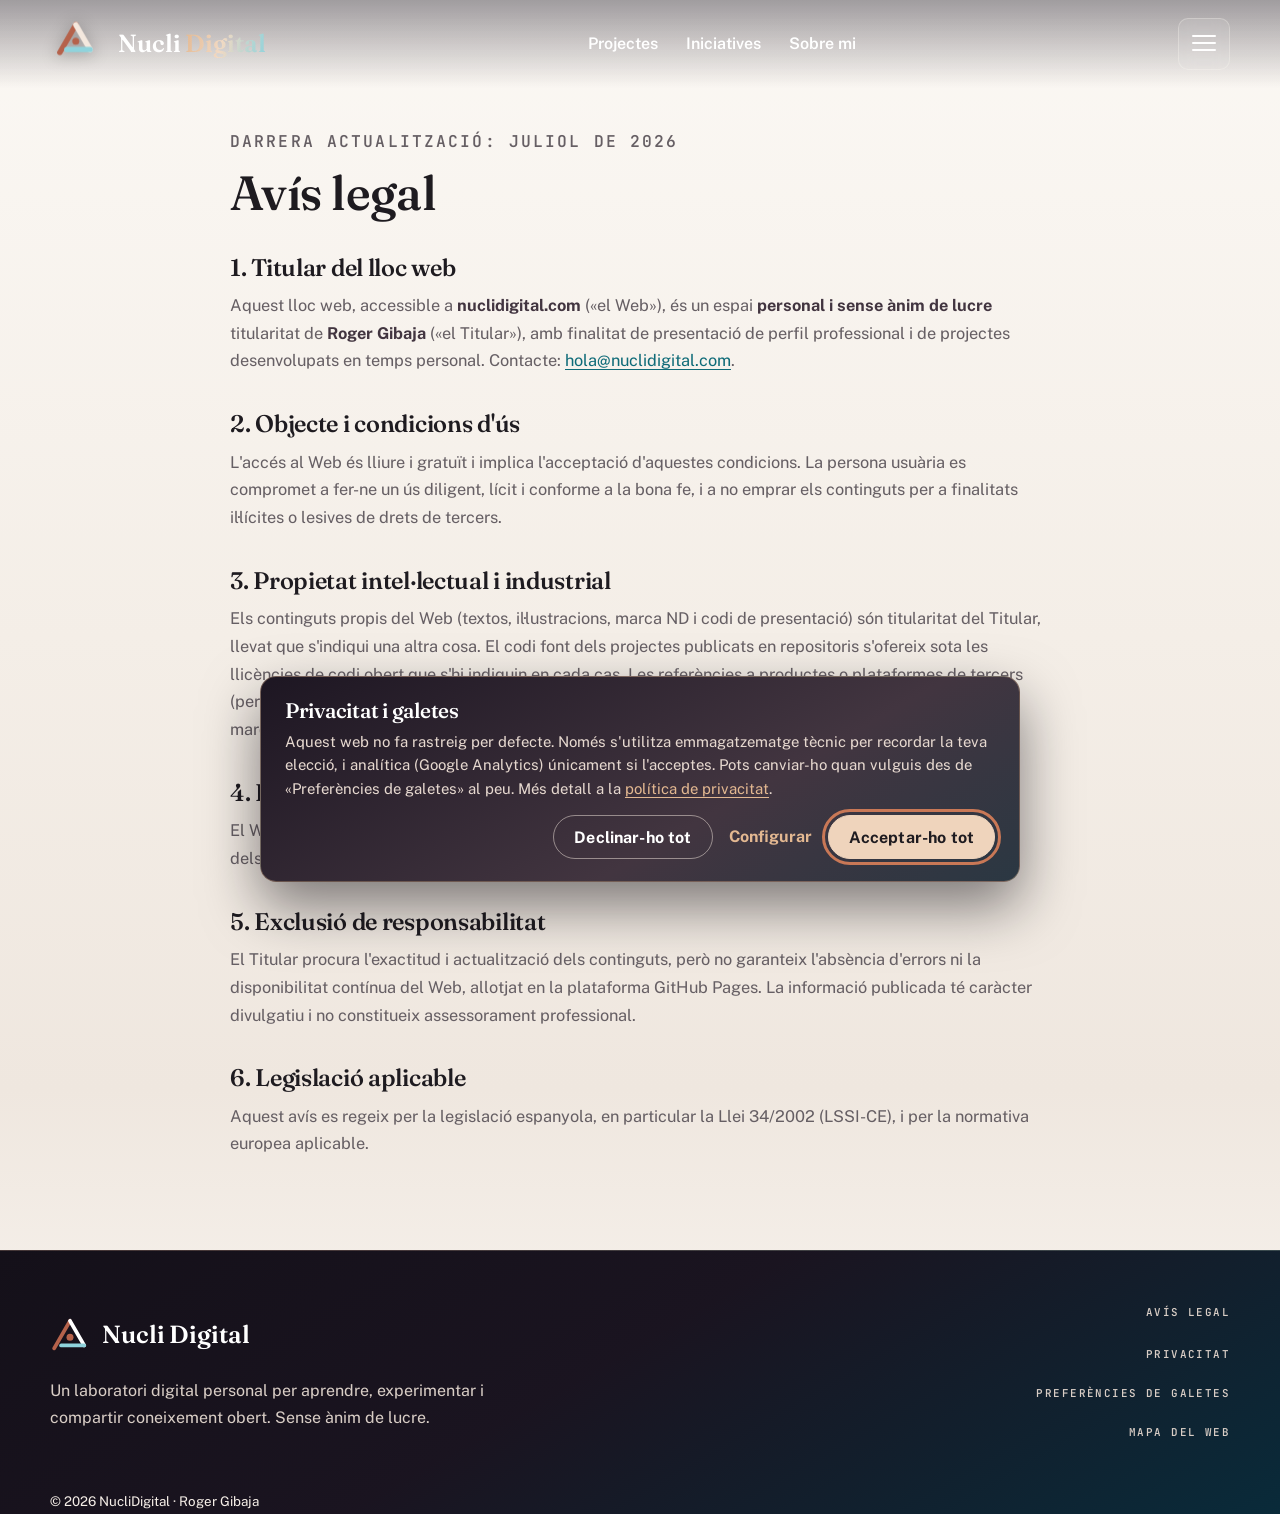
<file: legal.html>
<!DOCTYPE html>
<html lang="ca" class="docpage-root">

<head>
    <meta charset="UTF-8">
    <meta name="viewport" content="width=device-width, initial-scale=1.0">
    <meta http-equiv="Content-Security-Policy"
        content="default-src 'self'; script-src 'self' https://www.googletagmanager.com; style-src 'self'; img-src 'self' data: https://*.google-analytics.com https://*.googletagmanager.com; connect-src 'self' https://*.google-analytics.com https://*.analytics.google.com https://*.googletagmanager.com; font-src 'self'; object-src 'none'; frame-src 'none'; media-src 'self'; manifest-src 'self'; worker-src 'self'; base-uri 'self'; form-action 'self'; frame-ancestors 'none'; upgrade-insecure-requests">
    <meta name="referrer" content="strict-origin-when-cross-origin">
    <meta http-equiv="X-Content-Type-Options" content="nosniff">
    <meta http-equiv="Permissions-Policy" content="geolocation=(), microphone=(), camera=(), payment=(), usb=(), interest-cohort=()">
    <title>Avís legal | NucliDigital</title>
    <meta name="description" content="Avís legal del lloc personal NucliDigital de Roger Gibaja.">
    <meta name="robots" content="noindex, follow">
    <meta name="theme-color" content="#423540">
    <link rel="canonical" href="https://nuclidigital.com/V5/legal.html">
    <link rel="icon" href="favicon.ico" sizes="32x32">
    <link rel="icon" href="logo-nd-minimal.svg" type="image/svg+xml">
    <link rel="apple-touch-icon" href="apple-touch-icon.png">
    <link rel="stylesheet" href="styles.css?v=2052d7fa">
    <link rel="stylesheet" href="brand-motion.css?v=a934cd3d">
</head>

<body>
    <a class="skip-link" href="#contingut">Ves al contingut principal</a>
    <div class="header-sentinel" aria-hidden="true"></div>

    <header class="site-header">
        <div class="header-inner">
            <a class="brand" href="index.html#inici" aria-label="Roger Gibaja - NucliDigital, inici">
                <svg class="brand-icon nd-anim nd-anim--dark is-playing" viewBox="0 0 120 120" width="56" height="56" fill="none" aria-hidden="true" focusable="false">
                    <path class="nd-slash" d="M21 78 55.2 18.6" pathLength="1"/>
                    <path class="nd-diag" d="M55.2 18.6 85.8 71.7" pathLength="1"/>
                    <path class="nd-base" d="M85.8 71.7H36.1" pathLength="1"/>
                    <circle class="nd-pulse" cx="55.2" cy="54.06" r="7.56"/>
                    <circle class="nd-pulse nd-pulse--2" cx="55.2" cy="54.06" r="7.56"/>
                    <circle class="nd-nucli" cx="55.2" cy="54.06" r="7.56"/>
                </svg>
                <span class="brand-wordmark" aria-hidden="true">
                    <span>Nucli</span>
                    <span>Digital</span>
                </span>
            </a>

            <nav class="desktop-nav" aria-label="Navegació principal">
                <a href="index.html#projectes">Projectes</a>
                <a href="index.html#iniciatives">Iniciatives</a>
                <a href="index.html#sobre-mi">Sobre mi</a>
            </nav>

            <button class="menu-toggle" id="menu-toggle" type="button" aria-expanded="false"
                aria-controls="mobile-menu" aria-label="Obrir menú">
                <span class="hamburger-icon" aria-hidden="true">
                    <span></span>
                    <span></span>
                    <span></span>
                </span>
                <svg class="toggle-tri" viewBox="0 0 24 24" fill="none" aria-hidden="true" focusable="false">
                    <path d="M12 5 20 19H4Z" stroke="currentColor" stroke-width="2.4" stroke-linejoin="round"/>
                    <circle cx="12" cy="14.4" r="1.7" fill="#e3b891"/>
                </svg>
            </button>
        </div>
    </header>
<nav class="global-menu" id="mobile-menu" aria-label="Menú global" hidden>
        <button class="global-menu-close" id="menu-close" type="button" aria-label="Tancar menú">
            <svg viewBox="0 0 24 24" fill="none" aria-hidden="true" focusable="false">
                <path d="M12 5 20 19H4Z" stroke="currentColor" stroke-width="2.4" stroke-linejoin="round"/>
                <circle cx="12" cy="14.4" r="1.7" fill="#e3b891"/>
            </svg>
        </button>
        <div class="global-menu-inner">
            <div class="menu-profile">
                <div class="menu-glyph" aria-hidden="true">
                    <svg viewBox="0 0 120 120" width="72" height="72" fill="none">
                        <path d="M32 96 74 24" stroke="#c9764f" stroke-width="13" stroke-linecap="round"/>
                        <circle cx="88" cy="86" r="9" fill="#8fd3dc"/>
                        <circle cx="88" cy="86" r="15" fill="none" stroke="#93d543" stroke-width="2.4"/>
                    </svg>
                </div>
                <p class="menu-slogan">Accessos ràpids</p>
            </div>

            <div class="menu-sep" aria-hidden="true"><svg viewBox="0 0 48 24" fill="none"><path d="M28 4 20 20" stroke="#c9764f" stroke-width="3.4" stroke-linecap="round"/><circle cx="31" cy="17" r="2.6" fill="#8fd3dc"/></svg></div>

            <nav class="menu-quick" aria-label="Accessos ràpids">
                <a class="quick-item" href="index.html#inici">
                    <svg viewBox="0 0 24 24" fill="none" aria-hidden="true"><path d="M12 5 20 19H4Z" stroke="currentColor" stroke-width="2" stroke-linejoin="round"/><circle cx="12" cy="14.4" r="1.7" fill="#e3b891"/></svg>
                    <span>Inici</span>
                </a>
                <a class="quick-item" href="index.html#projectes">
                    <svg viewBox="0 0 24 24" fill="none" aria-hidden="true"><rect x="4" y="4" width="7" height="7" rx="2" stroke="currentColor" stroke-width="2"/><rect x="13" y="4" width="7" height="7" rx="2" stroke="currentColor" stroke-width="2"/><rect x="4" y="13" width="7" height="7" rx="2" stroke="currentColor" stroke-width="2"/><rect x="13" y="13" width="7" height="7" rx="2" stroke="#e3b891" stroke-width="2"/></svg>
                    <span>Projectes</span>
                </a>
                <a class="quick-item" href="index.html#iniciatives">
                    <svg viewBox="0 0 24 24" fill="none" aria-hidden="true"><path d="M19.5 12a7.5 7.5 0 1 1-2.2-5.3" stroke="currentColor" stroke-width="2" stroke-linecap="round"/><path d="M17.3 6.7V3.6M17.3 6.7h3.6" stroke="#e3b891" stroke-width="2" stroke-linecap="round"/></svg>
                    <span>Iniciatives</span>
                </a>
                <a class="quick-item" href="index.html#sobre-mi">
                    <svg viewBox="0 0 24 24" fill="none" aria-hidden="true"><circle cx="12" cy="8.5" r="3.5" stroke="currentColor" stroke-width="2"/><path d="M5 19.5c1.6-3.4 4-5 7-5s5.4 1.6 7 5" stroke="currentColor" stroke-width="2" stroke-linecap="round"/><circle cx="17.5" cy="6" r="1.7" fill="#e3b891"/></svg>
                    <span>Sobre mi</span>
                </a>
                <a class="quick-item" href="https://garden.nuclidigital.com" target="_blank" rel="noopener">
                    <svg viewBox="0 0 24 24" fill="none" aria-hidden="true"><path d="M12 20V9" stroke="currentColor" stroke-width="2" stroke-linecap="round"/><path d="M12 12C12 8 9 6 5 6c0 4 3 6 7 6ZM12 9c0-3.5 2.6-5 6-5 0 3.5-2.6 5-6 5Z" stroke="currentColor" stroke-width="2" stroke-linejoin="round"/><circle cx="12" cy="20" r="1.7" fill="#e3b891"/></svg>
                    <span>Garden</span>
                </a>
                <a class="quick-item" href="https://glpi11.labs.nuclidigital.com" target="_blank" rel="noopener">
                    <svg viewBox="0 0 24 24" fill="none" aria-hidden="true"><path d="M10 3h4M11 3v5.5L5.5 18a2.4 2.4 0 0 0 2.1 3.5h8.8a2.4 2.4 0 0 0 2.1-3.5L13 8.5V3" stroke="currentColor" stroke-width="2" stroke-linecap="round" stroke-linejoin="round"/><circle cx="10.5" cy="16.5" r="1.7" fill="#e3b891"/></svg>
                    <span>Labs</span>
                </a>
            </nav>

        </div>
    </nav>


    <main class="docpage container" id="contingut">
        <p class="doc-updated">Darrera actualització: juliol de 2026</p>
        <h1>Avís legal</h1>

        <h2>1. Titular del lloc web</h2>
        <p>Aquest lloc web, accessible a <strong>nuclidigital.com</strong> («el Web»), és un espai <strong>personal i sense ànim de lucre</strong> titularitat de <strong>Roger Gibaja</strong> («el Titular»), amb finalitat de presentació de perfil professional i de projectes desenvolupats en temps personal. Contacte: <a href="mailto:hola@nuclidigital.com">hola@nuclidigital.com</a>.</p>

        <h2>2. Objecte i condicions d'ús</h2>
        <p>L'accés al Web és lliure i gratuït i implica l'acceptació d'aquestes condicions. La persona usuària es compromet a fer-ne un ús diligent, lícit i conforme a la bona fe, i a no emprar els continguts per a finalitats il·lícites o lesives de drets de tercers.</p>

        <h2>3. Propietat intel·lectual i industrial</h2>
        <p>Els continguts propis del Web (textos, il·lustracions, marca ND i codi de presentació) són titularitat del Titular, llevat que s'indiqui una altra cosa. El codi font dels projectes publicats en repositoris s'ofereix sota les llicències de codi obert que s'hi indiquin en cada cas. Les referències a productes o plataformes de tercers (per exemple Docker, GLPI, Keycloak, Obsidian o Quartz) es fan a títol merament identificatiu; les seves marques pertanyen als titulars respectius i no hi ha cap vinculació ni patrocini.</p>

        <h2>4. Enllaços externs</h2>
        <p>El Web conté enllaços a espais externs (garden digital, repositoris, xarxes). El Titular no es fa responsable dels continguts ni de les polítiques d'aquests llocs, que es regeixen pels seus propis avisos.</p>

        <h2>5. Exclusió de responsabilitat</h2>
        <p>El Titular procura l'exactitud i actualització dels continguts, però no garanteix l'absència d'errors ni la disponibilitat contínua del Web, allotjat en la plataforma GitHub Pages. La informació publicada té caràcter divulgatiu i no constitueix assessorament professional.</p>

        <h2>6. Legislació aplicable</h2>
        <p>Aquest avís es regeix per la legislació espanyola, en particular la Llei 34/2002 (LSSI-CE), i per la normativa europea aplicable.</p>
    </main>

    <footer class="site-footer" id="footer">
        <div class="footer-inner">
            <div class="footer-brand">
                <a class="footer-logo" href="index.html#inici" aria-label="Roger Gibaja - NucliDigital, inici">
                    <svg class="footer-mark" viewBox="0 0 48 48" width="40" height="40" fill="none" aria-hidden="true" focusable="false">
                        <path d="M24 7 5 40" stroke="#b5624b" stroke-width="4.6" stroke-linecap="round"/>
                        <path d="M24 7 41 36.5" stroke="currentColor" stroke-width="4.6" stroke-linecap="round"/>
                        <path d="M13.4 36.5H41" stroke="#8fd3dc" stroke-width="4.6" stroke-linecap="round"/>
                        <circle cx="24" cy="26.7" r="4.2" fill="#b5624b"/>
                    </svg>
                    <span class="brand-wordmark footer-wordmark" aria-hidden="true">
                        <span>Nucli</span><span>Digital</span>
                    </span>
                </a>
                <p>Un laboratori digital personal per aprendre, experimentar i compartir coneixement obert. Sense ànim de lucre.</p>
            </div>
            <nav class="footer-legal" aria-label="Informació legal">
                <a href="legal.html">Avís legal</a>
                <a href="privacitat.html">Privacitat</a>
                <button type="button" data-consent-open>Preferències de galetes</button>
                <a href="sitemap.html">Mapa del web</a>
            </nav>
        </div>
        <div class="footer-bottom">
            <small>© 2026 NucliDigital  · Roger Gibaja</small>
        </div>
    </footer>

    <div class="consent" id="consent" role="dialog" aria-modal="false" aria-labelledby="consent-title" aria-describedby="consent-desc" hidden>
        <div class="consent-card">
            <h2 id="consent-title">Privacitat i galetes</h2>
            <p id="consent-desc">Aquest web no fa rastreig per defecte. Només s'utilitza emmagatzematge tècnic per recordar la teva elecció, i analítica (Google Analytics) únicament si l'acceptes. Pots canviar-ho quan vulguis des de «Preferències de galetes» al peu. Més detall a la <a href="privacitat.html">política de privacitat</a>.</p>
            <div class="consent-prefs" id="consent-prefs" hidden>
                <label class="consent-row">
                    <span><strong>Necessàries</strong><small>Recorden la teva elecció de privacitat (emmagatzematge local, sense galetes de tercers).</small></span>
                    <input type="checkbox" checked disabled aria-label="Necessàries, sempre actives">
                </label>
                <label class="consent-row">
                    <span><strong>Analítica</strong><small>Google Analytics 4 amb Consent Mode i IP anonimitzada, per entendre l'ús del web.</small></span>
                    <input type="checkbox" id="consent-analytics" aria-describedby="consent-ga-note">
                </label>
                <p class="consent-note" id="consent-ga-note"></p>
            </div>
            <div class="consent-actions">
                <button type="button" class="button button-outline" id="consent-reject">Declinar-ho tot</button>
                <button type="button" class="consent-config" id="consent-config" aria-expanded="false" aria-controls="consent-prefs">Configurar</button>
                <button type="button" class="button button-primary" id="consent-accept">Acceptar-ho tot</button>
            </div>
        </div>
    </div>

    <script src="consent.js?v=764c4c7a" defer></script>
    <script defer src="app.js?v=c0f501f6"></script>
</body>

</html>
</file>
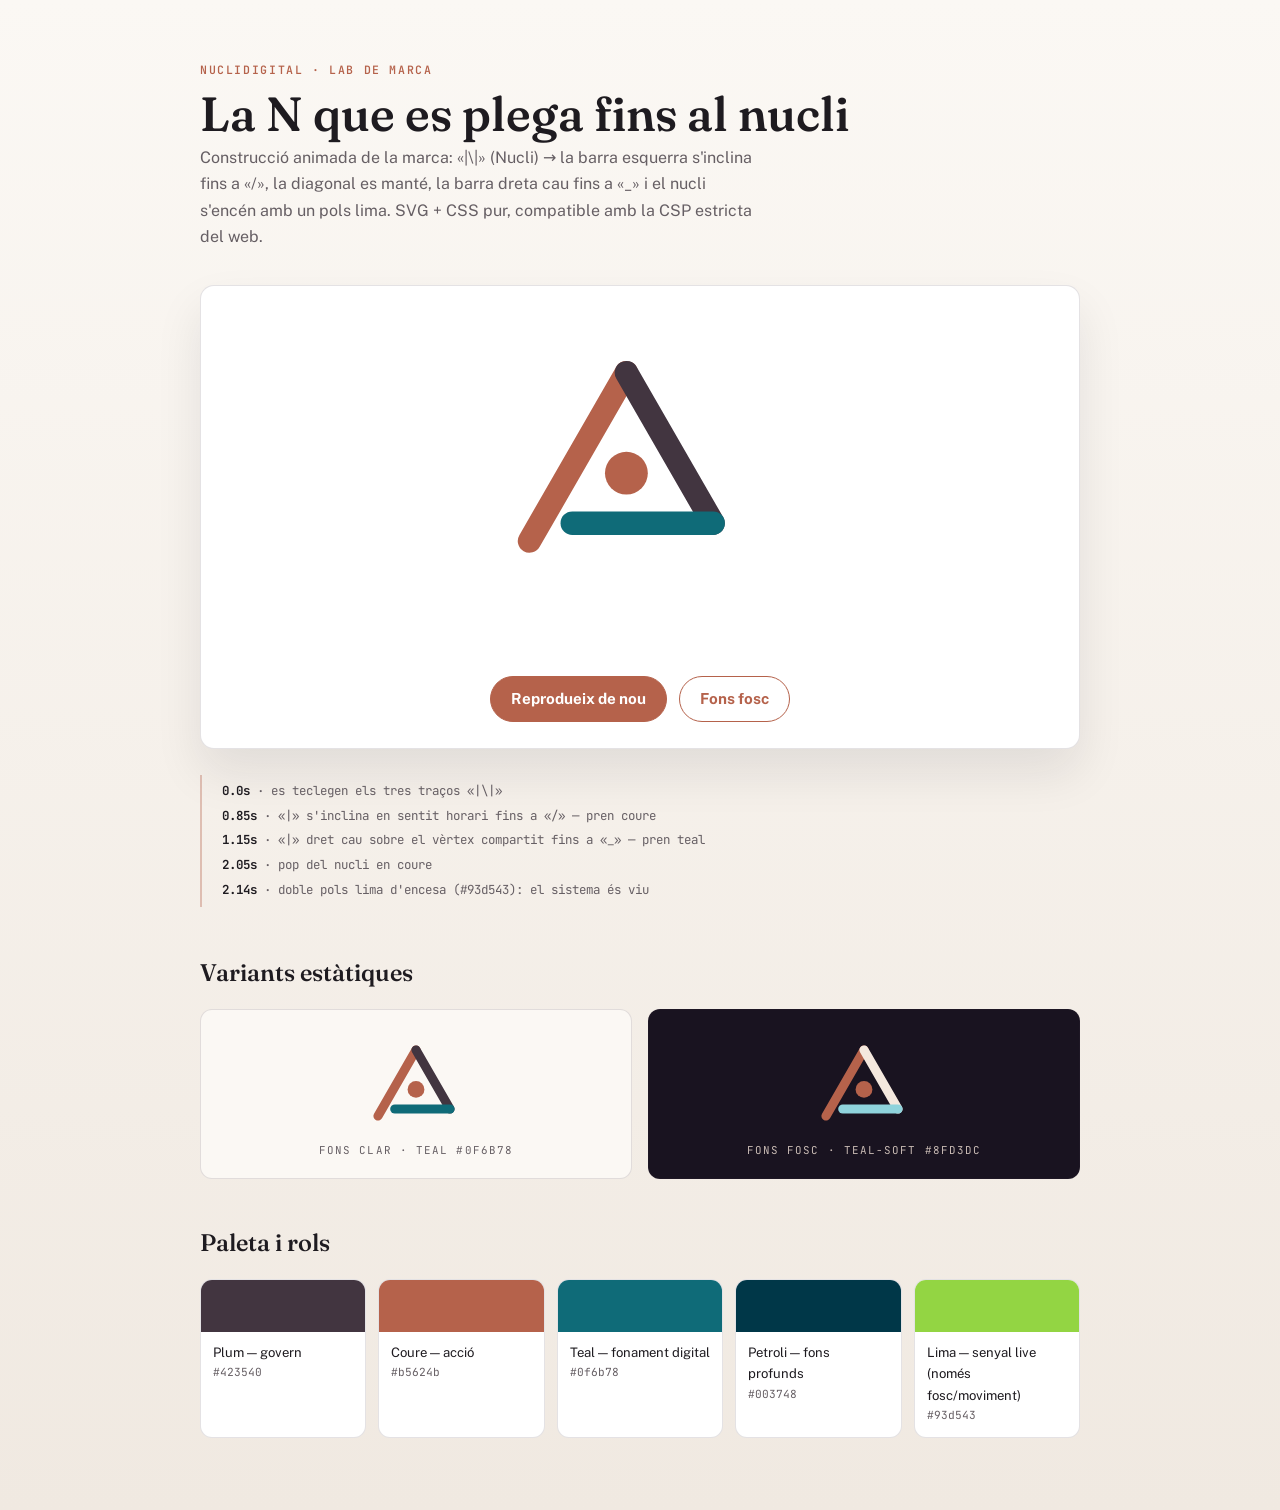
<file: logo-animation.html>
<!DOCTYPE html>
<html lang="ca">

<head>
    <meta charset="UTF-8">
    <meta name="viewport" content="width=device-width, initial-scale=1.0">
    <meta http-equiv="Content-Security-Policy"
        content="default-src 'self'; script-src 'unsafe-inline'; style-src 'self' 'unsafe-inline'; img-src 'self' data:; base-uri 'self'; form-action 'self'">
    <title>Marca ND · Animació | NucliDigital</title>
    <meta name="robots" content="noindex">
    <meta name="theme-color" content="#423540">
    <link rel="icon" href="favicon.ico" sizes="32x32">
    <link rel="icon" href="logo-nd-minimal.svg" type="image/svg+xml">
    <link rel="stylesheet" href="brand-motion.css?v=a934cd3d">
    <style>
        @font-face {
            font-family: "Fraunces";
            src: url("fonts/fraunces-var.woff2") format("woff2-variations");
            font-weight: 100 900;
            font-display: swap;
        }

        @font-face {
            font-family: "Public Sans";
            src: url("fonts/public-sans-var.woff2") format("woff2-variations");
            font-weight: 100 900;
            font-display: swap;
        }

        @font-face {
            font-family: "JetBrains Mono";
            src: url("fonts/jetbrains-mono-var.woff2") format("woff2-variations");
            font-weight: 100 800;
            font-display: swap;
        }

        :root {
            --plum: #423540;
            --plum-deep: #191320;
            --copper: #b5624b;
            --teal: #0f6b78;
            --teal-deep: #003748;
            --teal-soft: #8fd3dc;
            --lime: #93d543;
            --canvas: #fbf8f4;
            --ink: #1e1b20;
            --muted: #665f64;
        }

        * {
            box-sizing: border-box;
        }

        body {
            margin: 0;
            padding: 48px 24px 72px;
            background: linear-gradient(180deg, #fbf8f4, #f0e9e1);
            color: var(--ink);
            font-family: "Public Sans", system-ui, sans-serif;
            line-height: 1.65;
        }

        main {
            max-width: 880px;
            margin: 0 auto;
        }

        .lab-tag {
            color: var(--copper);
            font-family: "JetBrains Mono", monospace;
            font-size: .72rem;
            font-weight: 560;
            letter-spacing: .14em;
            text-transform: uppercase;
        }

        h1 {
            margin: 10px 0 6px;
            font-family: "Fraunces", Georgia, serif;
            font-optical-sizing: auto;
            font-size: clamp(2rem, 5vw, 3rem);
            font-weight: 550;
            font-variation-settings: "SOFT" 42, "WONK" 1;
            line-height: 1.02;
        }

        .lede {
            max-width: 56ch;
            margin: 0 0 34px;
            color: var(--muted);
        }

        .stage-card {
            border: 1px solid rgba(66, 53, 64, .14);
            border-radius: 14px;
            background: #fff;
            box-shadow: 0 24px 48px rgba(25, 19, 32, .09);
            overflow: hidden;
            transition: background .3s ease;
        }

        .stage-card.dark {
            background: linear-gradient(135deg, var(--plum-deep), var(--plum) 60%, var(--teal-deep) 130%);
        }

        .stage {
            display: grid;
            place-items: center;
            padding: 34px 20px 10px;
        }

        .stage svg {
            width: min(340px, 74vw);
            height: auto;
        }

        .controls {
            display: flex;
            flex-wrap: wrap;
            gap: 12px;
            justify-content: center;
            padding: 6px 20px 26px;
        }

        button {
            min-height: 46px;
            border: 1px solid var(--copper);
            border-radius: 999px;
            padding: 10px 20px;
            background: var(--copper);
            color: #fff;
            font: 700 .95rem "Public Sans", sans-serif;
            cursor: pointer;
            transition: transform .15s ease, background .15s ease, color .15s ease;
        }

        button:hover {
            transform: translateY(-1px);
            background: #a2543f;
        }

        button.ghost {
            background: transparent;
            color: var(--copper);
        }

        .stage-card.dark button.ghost {
            border-color: rgba(255, 250, 244, .5);
            color: #fff;
        }

        button:focus-visible {
            outline: 3px solid #c97856;
            outline-offset: 3px;
        }

        .timeline {
            margin: 26px 0 46px;
            border-left: 2px solid rgba(181, 98, 75, .35);
            padding: 4px 0 4px 20px;
            color: var(--muted);
            font-family: "JetBrains Mono", monospace;
            font-size: .78rem;
            line-height: 2;
        }

        .timeline b {
            color: var(--ink);
            font-weight: 640;
        }

        h2 {
            margin: 0 0 16px;
            font-family: "Fraunces", Georgia, serif;
            font-size: 1.5rem;
            font-weight: 550;
        }

        .variants {
            display: grid;
            grid-template-columns: repeat(auto-fit, minmax(220px, 1fr));
            gap: 16px;
            margin-bottom: 44px;
        }

        .variant {
            display: grid;
            gap: 10px;
            place-items: center;
            border: 1px solid rgba(66, 53, 64, .14);
            border-radius: 12px;
            padding: 26px 16px 18px;
            background: var(--canvas);
        }

        .variant.dark {
            background: var(--plum-deep);
        }

        .variant span {
            color: var(--muted);
            font-family: "JetBrains Mono", monospace;
            font-size: .68rem;
            letter-spacing: .1em;
            text-transform: uppercase;
        }

        .variant.dark span {
            color: #c9bbb4;
        }

        .chips {
            display: grid;
            grid-template-columns: repeat(auto-fit, minmax(150px, 1fr));
            gap: 12px;
        }

        .chip {
            border: 1px solid rgba(66, 53, 64, .14);
            border-radius: 12px;
            overflow: hidden;
            background: #fff;
            font-size: .82rem;
        }

        .chip i {
            display: block;
            height: 52px;
        }

        .chip div {
            padding: 10px 12px 12px;
        }

        .chip code {
            display: block;
            color: var(--muted);
            font-family: "JetBrains Mono", monospace;
            font-size: .7rem;
        }
    </style>
</head>

<body>
    <main>
        <p class="lab-tag">NucliDigital · Lab de marca</p>
        <h1>La N que es plega fins al nucli</h1>
        <p class="lede">Construcció animada de la marca: «|\|» (Nucli) → la barra esquerra s'inclina fins a «/», la
            diagonal es manté, la barra dreta cau fins a «_» i el nucli s'encén amb un pols lima. SVG + CSS pur,
            compatible amb la CSP estricta del web.</p>

        <div class="stage-card" id="stage-card">
            <div class="stage">
                <svg class="nd-anim is-playing" id="mark" viewBox="0 0 120 120" fill="none" role="img"
                    aria-label="Animació de la marca NucliDigital">
                    <path class="nd-slash" d="M21 78 55.2 18.6" pathLength="1" />
                    <path class="nd-diag" d="M55.2 18.6 85.8 71.7" pathLength="1" />
                    <path class="nd-base" d="M85.8 71.7H36.1" pathLength="1" />
                    <circle class="nd-pulse" cx="55.2" cy="54.06" r="7.56" />
                    <circle class="nd-pulse nd-pulse--2" cx="55.2" cy="54.06" r="7.56" />
                    <circle class="nd-nucli" cx="55.2" cy="54.06" r="7.56" />
                </svg>
            </div>
            <div class="controls">
                <button id="replay" type="button">Reprodueix de nou</button>
                <button id="toggle-bg" type="button" class="ghost">Fons fosc</button>
            </div>
        </div>

        <p class="timeline">
            <b>0.0s</b> · es teclegen els tres traços «|\|»<br>
            <b>0.85s</b> · «|» s'inclina en sentit horari fins a «/» — pren coure<br>
            <b>1.15s</b> · «|» dret cau sobre el vèrtex compartit fins a «_» — pren teal<br>
            <b>2.05s</b> · pop del nucli en coure<br>
            <b>2.14s</b> · doble pols lima d'encesa (#93d543): el sistema és viu
        </p>

        <h2>Variants estàtiques</h2>
        <div class="variants">
            <div class="variant">
                <svg viewBox="0 0 48 48" width="96" height="96" fill="none" aria-hidden="true">
                    <path d="M24 7 5 40" stroke="#b5624b" stroke-width="4.6" stroke-linecap="round" />
                    <path d="M24 7 41 36.5" stroke="#423540" stroke-width="4.6" stroke-linecap="round" />
                    <path d="M13.4 36.5H41" stroke="#0f6b78" stroke-width="4.6" stroke-linecap="round" />
                    <circle cx="24" cy="26.7" r="4.2" fill="#b5624b" />
                </svg>
                <span>Fons clar · teal #0f6b78</span>
            </div>
            <div class="variant dark">
                <svg viewBox="0 0 48 48" width="96" height="96" fill="none" aria-hidden="true">
                    <path d="M24 7 5 40" stroke="#b5624b" stroke-width="4.6" stroke-linecap="round" />
                    <path d="M24 7 41 36.5" stroke="#f4e8de" stroke-width="4.6" stroke-linecap="round" />
                    <path d="M13.4 36.5H41" stroke="#8fd3dc" stroke-width="4.6" stroke-linecap="round" />
                    <circle cx="24" cy="26.7" r="4.2" fill="#b5624b" />
                </svg>
                <span>Fons fosc · teal-soft #8fd3dc</span>
            </div>
        </div>

        <h2>Paleta i rols</h2>
        <div class="chips">
            <div class="chip">
                <i style="background:#423540"></i>
                <div>Plum — govern<code>#423540</code></div>
            </div>
            <div class="chip">
                <i style="background:#b5624b"></i>
                <div>Coure — acció<code>#b5624b</code></div>
            </div>
            <div class="chip">
                <i style="background:#0f6b78"></i>
                <div>Teal — fonament digital<code>#0f6b78</code></div>
            </div>
            <div class="chip">
                <i style="background:#003748"></i>
                <div>Petroli — fons profunds<code>#003748</code></div>
            </div>
            <div class="chip">
                <i style="background:#93d543"></i>
                <div>Lima — senyal live (només fosc/moviment)<code>#93d543</code></div>
            </div>
        </div>
    </main>

    <script>
        const mark = document.getElementById('mark');
        const card = document.getElementById('stage-card');
        const toggle = document.getElementById('toggle-bg');

        function replay() {
            mark.classList.remove('is-playing');
            void mark.getBoundingClientRect();
            mark.classList.add('is-playing');
        }

        document.getElementById('replay').addEventListener('click', replay);

        toggle.addEventListener('click', () => {
            const dark = card.classList.toggle('dark');
            mark.classList.toggle('nd-anim--dark', dark);
            toggle.textContent = dark ? 'Fons clar' : 'Fons fosc';
            replay();
        });
    </script>
</body>

</html>
</file>
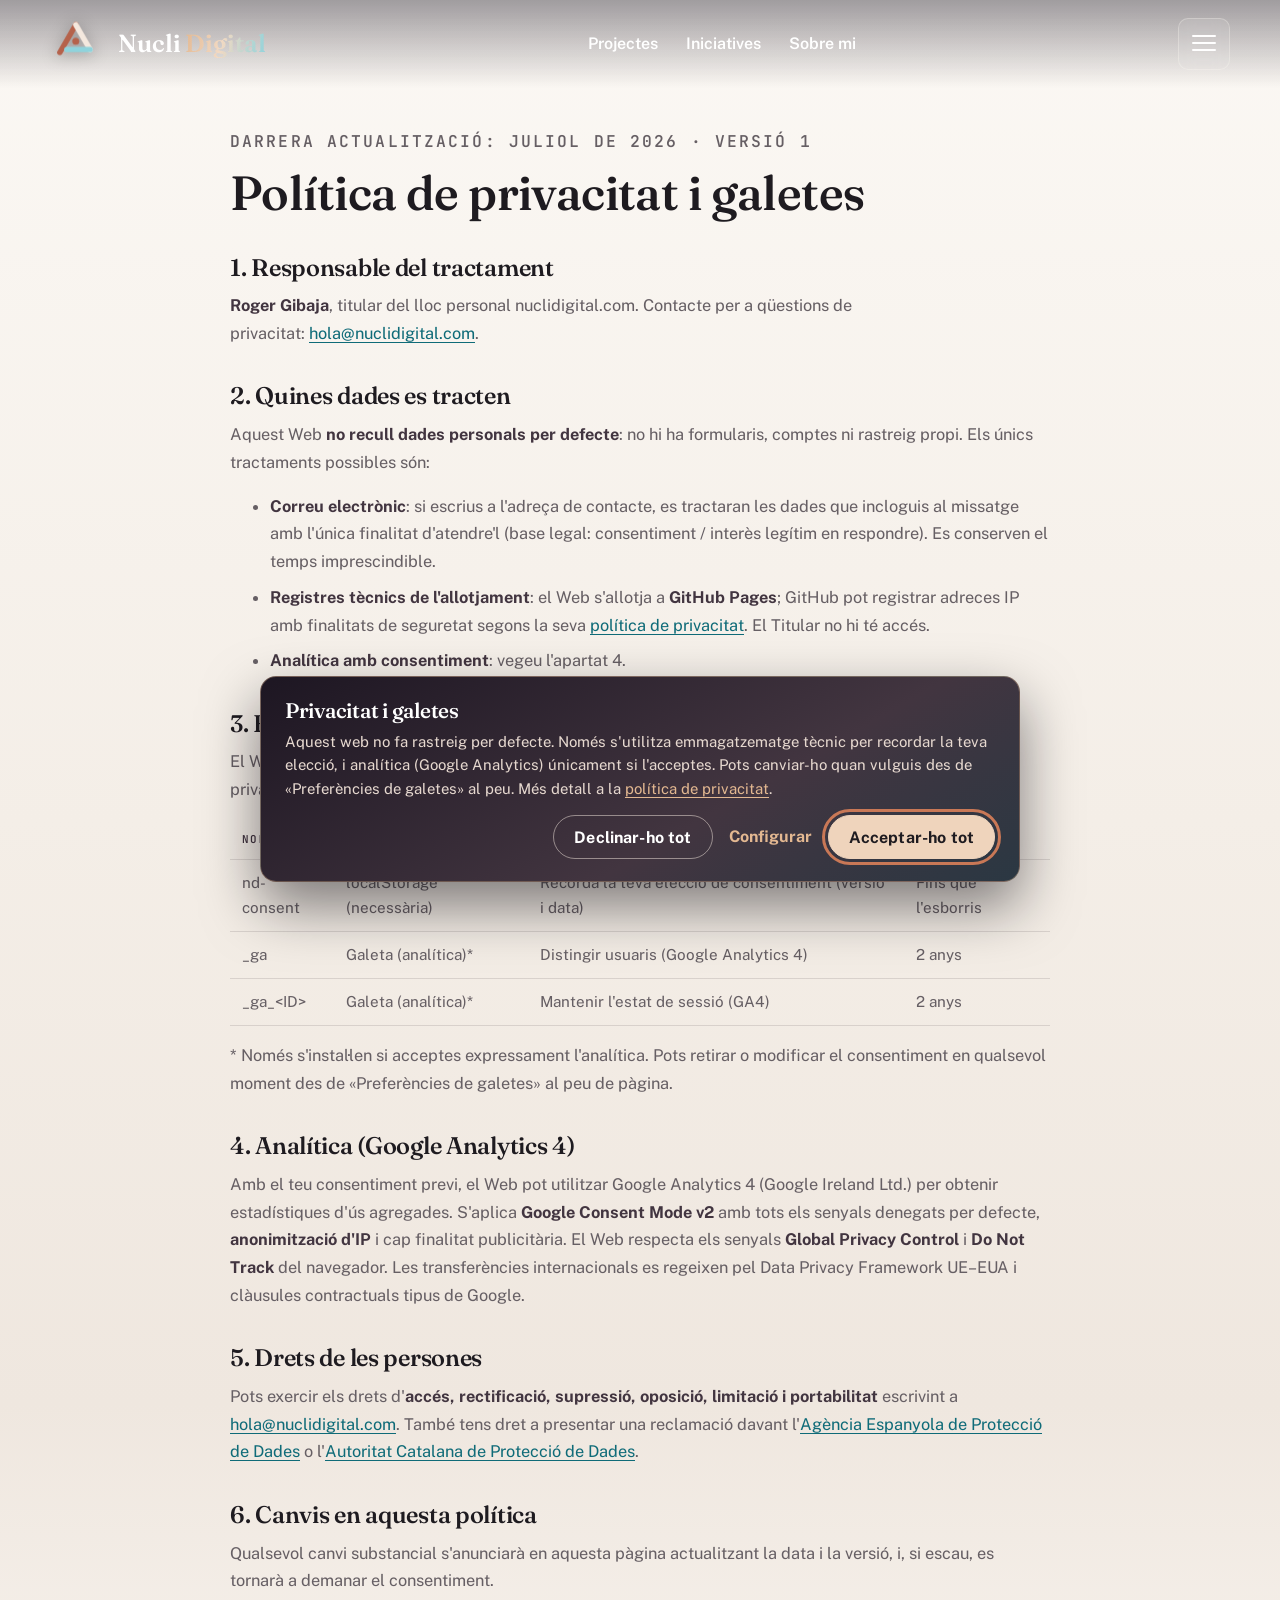
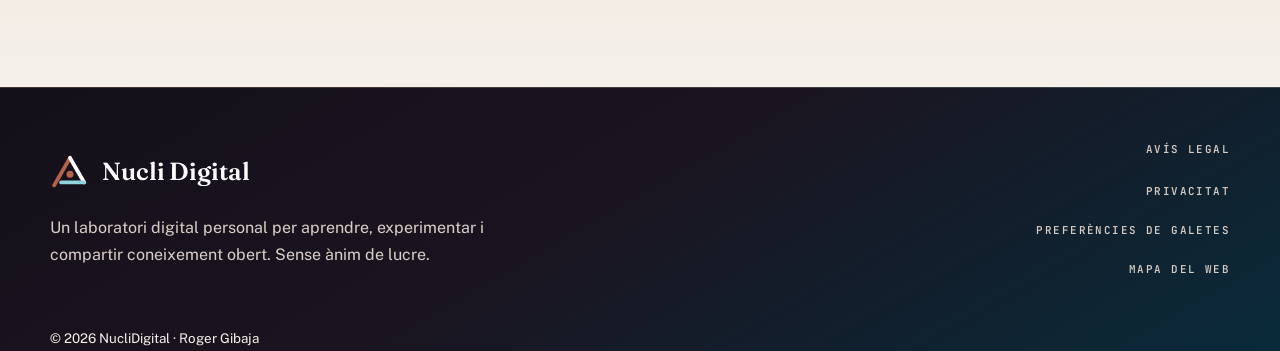
<file: privacitat.html>
<!DOCTYPE html>
<html lang="ca" class="docpage-root">

<head>
    <meta charset="UTF-8">
    <meta name="viewport" content="width=device-width, initial-scale=1.0">
    <meta http-equiv="Content-Security-Policy"
        content="default-src 'self'; script-src 'self' https://www.googletagmanager.com; style-src 'self'; img-src 'self' data: https://*.google-analytics.com https://*.googletagmanager.com; connect-src 'self' https://*.google-analytics.com https://*.analytics.google.com https://*.googletagmanager.com; font-src 'self'; object-src 'none'; frame-src 'none'; media-src 'self'; manifest-src 'self'; worker-src 'self'; base-uri 'self'; form-action 'self'; frame-ancestors 'none'; upgrade-insecure-requests">
    <meta name="referrer" content="strict-origin-when-cross-origin">
    <meta http-equiv="X-Content-Type-Options" content="nosniff">
    <meta http-equiv="Permissions-Policy" content="geolocation=(), microphone=(), camera=(), payment=(), usb=(), interest-cohort=()">
    <title>Política de privacitat | NucliDigital</title>
    <meta name="description" content="Política de privacitat i galetes del lloc NucliDigital: tractaments, analítica amb consentiment i drets.">
    <meta name="robots" content="noindex, follow">
    <meta name="theme-color" content="#423540">
    <link rel="canonical" href="https://nuclidigital.com/V5/privacitat.html">
    <link rel="icon" href="favicon.ico" sizes="32x32">
    <link rel="icon" href="logo-nd-minimal.svg" type="image/svg+xml">
    <link rel="apple-touch-icon" href="apple-touch-icon.png">
    <link rel="stylesheet" href="styles.css?v=2052d7fa">
    <link rel="stylesheet" href="brand-motion.css?v=a934cd3d">
</head>

<body>
    <a class="skip-link" href="#contingut">Ves al contingut principal</a>
    <div class="header-sentinel" aria-hidden="true"></div>

    <header class="site-header">
        <div class="header-inner">
            <a class="brand" href="index.html#inici" aria-label="Roger Gibaja - NucliDigital, inici">
                <svg class="brand-icon nd-anim nd-anim--dark is-playing" viewBox="0 0 120 120" width="56" height="56" fill="none" aria-hidden="true" focusable="false">
                    <path class="nd-slash" d="M21 78 55.2 18.6" pathLength="1"/>
                    <path class="nd-diag" d="M55.2 18.6 85.8 71.7" pathLength="1"/>
                    <path class="nd-base" d="M85.8 71.7H36.1" pathLength="1"/>
                    <circle class="nd-pulse" cx="55.2" cy="54.06" r="7.56"/>
                    <circle class="nd-pulse nd-pulse--2" cx="55.2" cy="54.06" r="7.56"/>
                    <circle class="nd-nucli" cx="55.2" cy="54.06" r="7.56"/>
                </svg>
                <span class="brand-wordmark" aria-hidden="true">
                    <span>Nucli</span>
                    <span>Digital</span>
                </span>
            </a>

            <nav class="desktop-nav" aria-label="Navegació principal">
                <a href="index.html#projectes">Projectes</a>
                <a href="index.html#iniciatives">Iniciatives</a>
                <a href="index.html#sobre-mi">Sobre mi</a>
            </nav>

            <button class="menu-toggle" id="menu-toggle" type="button" aria-expanded="false"
                aria-controls="mobile-menu" aria-label="Obrir menú">
                <span class="hamburger-icon" aria-hidden="true">
                    <span></span>
                    <span></span>
                    <span></span>
                </span>
                <svg class="toggle-tri" viewBox="0 0 24 24" fill="none" aria-hidden="true" focusable="false">
                    <path d="M12 5 20 19H4Z" stroke="currentColor" stroke-width="2.4" stroke-linejoin="round"/>
                    <circle cx="12" cy="14.4" r="1.7" fill="#e3b891"/>
                </svg>
            </button>
        </div>
    </header>
<nav class="global-menu" id="mobile-menu" aria-label="Menú global" hidden>
        <button class="global-menu-close" id="menu-close" type="button" aria-label="Tancar menú">
            <svg viewBox="0 0 24 24" fill="none" aria-hidden="true" focusable="false">
                <path d="M12 5 20 19H4Z" stroke="currentColor" stroke-width="2.4" stroke-linejoin="round"/>
                <circle cx="12" cy="14.4" r="1.7" fill="#e3b891"/>
            </svg>
        </button>
        <div class="global-menu-inner">
            <div class="menu-profile">
                <div class="menu-glyph" aria-hidden="true">
                    <svg viewBox="0 0 120 120" width="72" height="72" fill="none">
                        <path d="M32 96 74 24" stroke="#c9764f" stroke-width="13" stroke-linecap="round"/>
                        <circle cx="88" cy="86" r="9" fill="#8fd3dc"/>
                        <circle cx="88" cy="86" r="15" fill="none" stroke="#93d543" stroke-width="2.4"/>
                    </svg>
                </div>
                <p class="menu-slogan">Accessos ràpids</p>
            </div>

            <div class="menu-sep" aria-hidden="true"><svg viewBox="0 0 48 24" fill="none"><path d="M28 4 20 20" stroke="#c9764f" stroke-width="3.4" stroke-linecap="round"/><circle cx="31" cy="17" r="2.6" fill="#8fd3dc"/></svg></div>

            <nav class="menu-quick" aria-label="Accessos ràpids">
                <a class="quick-item" href="index.html#inici">
                    <svg viewBox="0 0 24 24" fill="none" aria-hidden="true"><path d="M12 5 20 19H4Z" stroke="currentColor" stroke-width="2" stroke-linejoin="round"/><circle cx="12" cy="14.4" r="1.7" fill="#e3b891"/></svg>
                    <span>Inici</span>
                </a>
                <a class="quick-item" href="index.html#projectes">
                    <svg viewBox="0 0 24 24" fill="none" aria-hidden="true"><rect x="4" y="4" width="7" height="7" rx="2" stroke="currentColor" stroke-width="2"/><rect x="13" y="4" width="7" height="7" rx="2" stroke="currentColor" stroke-width="2"/><rect x="4" y="13" width="7" height="7" rx="2" stroke="currentColor" stroke-width="2"/><rect x="13" y="13" width="7" height="7" rx="2" stroke="#e3b891" stroke-width="2"/></svg>
                    <span>Projectes</span>
                </a>
                <a class="quick-item" href="index.html#iniciatives">
                    <svg viewBox="0 0 24 24" fill="none" aria-hidden="true"><path d="M19.5 12a7.5 7.5 0 1 1-2.2-5.3" stroke="currentColor" stroke-width="2" stroke-linecap="round"/><path d="M17.3 6.7V3.6M17.3 6.7h3.6" stroke="#e3b891" stroke-width="2" stroke-linecap="round"/></svg>
                    <span>Iniciatives</span>
                </a>
                <a class="quick-item" href="index.html#sobre-mi">
                    <svg viewBox="0 0 24 24" fill="none" aria-hidden="true"><circle cx="12" cy="8.5" r="3.5" stroke="currentColor" stroke-width="2"/><path d="M5 19.5c1.6-3.4 4-5 7-5s5.4 1.6 7 5" stroke="currentColor" stroke-width="2" stroke-linecap="round"/><circle cx="17.5" cy="6" r="1.7" fill="#e3b891"/></svg>
                    <span>Sobre mi</span>
                </a>
                <a class="quick-item" href="https://garden.nuclidigital.com" target="_blank" rel="noopener">
                    <svg viewBox="0 0 24 24" fill="none" aria-hidden="true"><path d="M12 20V9" stroke="currentColor" stroke-width="2" stroke-linecap="round"/><path d="M12 12C12 8 9 6 5 6c0 4 3 6 7 6ZM12 9c0-3.5 2.6-5 6-5 0 3.5-2.6 5-6 5Z" stroke="currentColor" stroke-width="2" stroke-linejoin="round"/><circle cx="12" cy="20" r="1.7" fill="#e3b891"/></svg>
                    <span>Garden</span>
                </a>
                <a class="quick-item" href="https://glpi11.labs.nuclidigital.com" target="_blank" rel="noopener">
                    <svg viewBox="0 0 24 24" fill="none" aria-hidden="true"><path d="M10 3h4M11 3v5.5L5.5 18a2.4 2.4 0 0 0 2.1 3.5h8.8a2.4 2.4 0 0 0 2.1-3.5L13 8.5V3" stroke="currentColor" stroke-width="2" stroke-linecap="round" stroke-linejoin="round"/><circle cx="10.5" cy="16.5" r="1.7" fill="#e3b891"/></svg>
                    <span>Labs</span>
                </a>
            </nav>

        </div>
    </nav>


    <main class="docpage container" id="contingut">
        <p class="doc-updated">Darrera actualització: juliol de 2026 · versió 1</p>
        <h1>Política de privacitat i galetes</h1>

        <h2>1. Responsable del tractament</h2>
        <p><strong>Roger Gibaja</strong>, titular del lloc personal nuclidigital.com. Contacte per a qüestions de privacitat: <a href="mailto:hola@nuclidigital.com">hola@nuclidigital.com</a>.</p>

        <h2>2. Quines dades es tracten</h2>
        <p>Aquest Web <strong>no recull dades personals per defecte</strong>: no hi ha formularis, comptes ni rastreig propi. Els únics tractaments possibles són:</p>
        <ul>
            <li><strong>Correu electrònic</strong>: si escrius a l'adreça de contacte, es tractaran les dades que incloguis al missatge amb l'única finalitat d'atendre'l (base legal: consentiment / interès legítim en respondre). Es conserven el temps imprescindible.</li>
            <li><strong>Registres tècnics de l'allotjament</strong>: el Web s'allotja a <strong>GitHub Pages</strong>; GitHub pot registrar adreces IP amb finalitats de seguretat segons la seva <a href="https://docs.github.com/site-policy/privacy-policies/github-privacy-statement" rel="noopener noreferrer">política de privacitat</a>. El Titular no hi té accés.</li>
            <li><strong>Analítica amb consentiment</strong>: vegeu l'apartat 4.</li>
        </ul>

        <h2>3. Emmagatzematge local i galetes</h2>
        <p>El Web utilitza únicament <strong>emmagatzematge local tècnic</strong> del navegador per recordar la teva elecció de privacitat. Només si acceptes la categoria d'analítica s'instal·len galetes de Google Analytics:</p>
        <table class="doc-table">
            <thead><tr><th>Nom</th><th>Tipus</th><th>Finalitat</th><th>Durada</th></tr></thead>
            <tbody>
                <tr><td>nd-consent</td><td>localStorage (necessària)</td><td>Recorda la teva elecció de consentiment (versió i data)</td><td>Fins que l'esborris</td></tr>
                <tr><td>_ga</td><td>Galeta (analítica)*</td><td>Distingir usuaris (Google Analytics 4)</td><td>2 anys</td></tr>
                <tr><td>_ga_&lt;ID&gt;</td><td>Galeta (analítica)*</td><td>Mantenir l'estat de sessió (GA4)</td><td>2 anys</td></tr>
            </tbody>
        </table>
        <p class="doc-note">* Només s'instal·len si acceptes expressament l'analítica. Pots retirar o modificar el consentiment en qualsevol moment des de «Preferències de galetes» al peu de pàgina.</p>

        <h2>4. Analítica (Google Analytics 4)</h2>
        <p>Amb el teu consentiment previ, el Web pot utilitzar Google Analytics 4 (Google Ireland Ltd.) per obtenir estadístiques d'ús agregades. S'aplica <strong>Google Consent Mode v2</strong> amb tots els senyals denegats per defecte, <strong>anonimització d'IP</strong> i cap finalitat publicitària. El Web respecta els senyals <strong>Global Privacy Control</strong> i <strong>Do Not Track</strong> del navegador. Les transferències internacionals es regeixen pel Data Privacy Framework UE–EUA i clàusules contractuals tipus de Google.</p>

        <h2>5. Drets de les persones</h2>
        <p>Pots exercir els drets d'<strong>accés, rectificació, supressió, oposició, limitació i portabilitat</strong> escrivint a <a href="mailto:hola@nuclidigital.com">hola@nuclidigital.com</a>. També tens dret a presentar una reclamació davant l'<a href="https://www.aepd.es" rel="noopener noreferrer">Agència Espanyola de Protecció de Dades</a> o l'<a href="https://apdcat.gencat.cat" rel="noopener noreferrer">Autoritat Catalana de Protecció de Dades</a>.</p>

        <h2>6. Canvis en aquesta política</h2>
        <p>Qualsevol canvi substancial s'anunciarà en aquesta pàgina actualitzant la data i la versió, i, si escau, es tornarà a demanar el consentiment.</p>
    </main>

    <footer class="site-footer" id="footer">
        <div class="footer-inner">
            <div class="footer-brand">
                <a class="footer-logo" href="index.html#inici" aria-label="Roger Gibaja - NucliDigital, inici">
                    <svg class="footer-mark" viewBox="0 0 48 48" width="40" height="40" fill="none" aria-hidden="true" focusable="false">
                        <path d="M24 7 5 40" stroke="#b5624b" stroke-width="4.6" stroke-linecap="round"/>
                        <path d="M24 7 41 36.5" stroke="currentColor" stroke-width="4.6" stroke-linecap="round"/>
                        <path d="M13.4 36.5H41" stroke="#8fd3dc" stroke-width="4.6" stroke-linecap="round"/>
                        <circle cx="24" cy="26.7" r="4.2" fill="#b5624b"/>
                    </svg>
                    <span class="brand-wordmark footer-wordmark" aria-hidden="true">
                        <span>Nucli</span><span>Digital</span>
                    </span>
                </a>
                <p>Un laboratori digital personal per aprendre, experimentar i compartir coneixement obert. Sense ànim de lucre.</p>
            </div>
            <nav class="footer-legal" aria-label="Informació legal">
                <a href="legal.html">Avís legal</a>
                <a href="privacitat.html">Privacitat</a>
                <button type="button" data-consent-open>Preferències de galetes</button>
                <a href="sitemap.html">Mapa del web</a>
            </nav>
        </div>
        <div class="footer-bottom">
            <small>© 2026 NucliDigital  · Roger Gibaja</small>
        </div>
    </footer>

    <div class="consent" id="consent" role="dialog" aria-modal="false" aria-labelledby="consent-title" aria-describedby="consent-desc" hidden>
        <div class="consent-card">
            <h2 id="consent-title">Privacitat i galetes</h2>
            <p id="consent-desc">Aquest web no fa rastreig per defecte. Només s'utilitza emmagatzematge tècnic per recordar la teva elecció, i analítica (Google Analytics) únicament si l'acceptes. Pots canviar-ho quan vulguis des de «Preferències de galetes» al peu. Més detall a la <a href="privacitat.html">política de privacitat</a>.</p>
            <div class="consent-prefs" id="consent-prefs" hidden>
                <label class="consent-row">
                    <span><strong>Necessàries</strong><small>Recorden la teva elecció de privacitat (emmagatzematge local, sense galetes de tercers).</small></span>
                    <input type="checkbox" checked disabled aria-label="Necessàries, sempre actives">
                </label>
                <label class="consent-row">
                    <span><strong>Analítica</strong><small>Google Analytics 4 amb Consent Mode i IP anonimitzada, per entendre l'ús del web.</small></span>
                    <input type="checkbox" id="consent-analytics" aria-describedby="consent-ga-note">
                </label>
                <p class="consent-note" id="consent-ga-note"></p>
            </div>
            <div class="consent-actions">
                <button type="button" class="button button-outline" id="consent-reject">Declinar-ho tot</button>
                <button type="button" class="consent-config" id="consent-config" aria-expanded="false" aria-controls="consent-prefs">Configurar</button>
                <button type="button" class="button button-primary" id="consent-accept">Acceptar-ho tot</button>
            </div>
        </div>
    </div>

    <script src="consent.js?v=764c4c7a" defer></script>
    <script defer src="app.js?v=c0f501f6"></script>
</body>

</html>
</file>
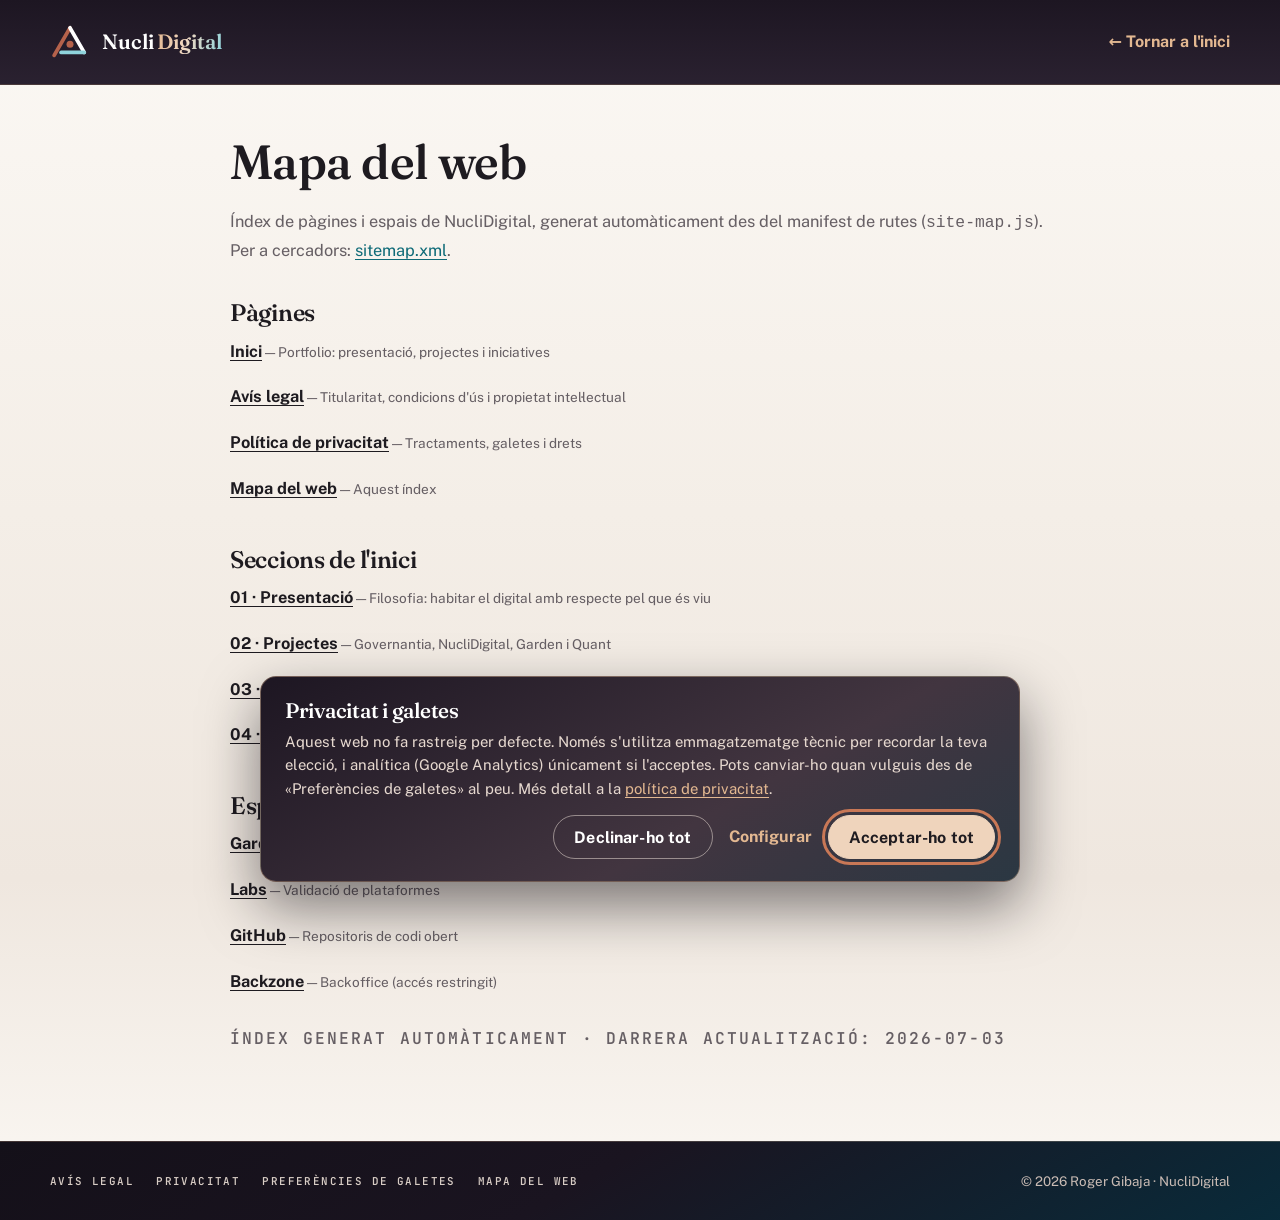
<file: sitemap.html>
<!DOCTYPE html>
<html lang="ca" class="docpage-root">

<head>
    <meta charset="UTF-8">
    <meta name="viewport" content="width=device-width, initial-scale=1.0">
    <meta http-equiv="Content-Security-Policy"
        content="default-src 'self'; script-src 'self' https://www.googletagmanager.com; style-src 'self'; img-src 'self' data: https://*.google-analytics.com https://*.googletagmanager.com; connect-src 'self' https://*.google-analytics.com https://*.analytics.google.com https://*.googletagmanager.com; font-src 'self'; object-src 'none'; frame-src 'none'; media-src 'self'; manifest-src 'self'; worker-src 'self'; base-uri 'self'; form-action 'self'; frame-ancestors 'none'; upgrade-insecure-requests">
    <meta name="referrer" content="strict-origin-when-cross-origin">
    <meta http-equiv="X-Content-Type-Options" content="nosniff">
    <meta http-equiv="Permissions-Policy" content="geolocation=(), microphone=(), camera=(), payment=(), usb=(), interest-cohort=()">
    <title>Mapa del web | NucliDigital</title>
    <meta name="description" content="Mapa del web de NucliDigital: pàgines, seccions i espais externs.">
    <meta name="robots" content="noindex, follow">
    <meta name="theme-color" content="#423540">
    <link rel="canonical" href="https://nuclidigital.com/V5/sitemap.html">
    <link rel="icon" href="favicon.ico" sizes="32x32">
    <link rel="icon" href="logo-nd-minimal.svg" type="image/svg+xml">
    <link rel="apple-touch-icon" href="apple-touch-icon.png">
    <link rel="stylesheet" href="styles.css?v=2052d7fa">
</head>

<body class="docpage-body">
    <a class="skip-link" href="#contingut">Ves al contingut principal</a>
    <header class="doc-header">
        <div class="container doc-header-inner">
            <a class="doc-brand" href="index.html" aria-label="Tornar a l'inici de NucliDigital">
                <svg viewBox="0 0 48 48" width="40" height="40" fill="none" aria-hidden="true" focusable="false">
                    <path d="M24 7 5 40" stroke="#b5624b" stroke-width="4.6" stroke-linecap="round"/>
                    <path d="M24 7 41 36.5" stroke="currentColor" stroke-width="4.6" stroke-linecap="round"/>
                    <path d="M13.4 36.5H41" stroke="#8fd3dc" stroke-width="4.6" stroke-linecap="round"/>
                    <circle cx="24" cy="26.7" r="4.2" fill="#b5624b"/>
                </svg>
                <span class="brand-wordmark doc-wordmark" aria-hidden="true"><span>Nucli</span><span>Digital</span></span>
            </a>
            <a class="doc-back" href="index.html">← Tornar a l'inici</a>
        </div>
    </header>

    <main class="docpage container" id="contingut">
        <h1>Mapa del web</h1>
        <p>Índex de pàgines i espais de NucliDigital, generat automàticament des del manifest de rutes (<code>site-map.js</code>). Per a cercadors: <a href="sitemap.xml">sitemap.xml</a>.</p>
        <div id="sitemap-root">
            <noscript><p>Activa JavaScript per veure l'índex, o consulta <a href="sitemap.xml">sitemap.xml</a>.</p></noscript>
        </div>
    </main>

    <footer class="doc-footer">
        <div class="container doc-footer-inner">
            <nav class="footer-legal" aria-label="Informació legal">
                <a href="legal.html">Avís legal</a>
                <a href="privacitat.html">Privacitat</a>
                <button type="button" data-consent-open>Preferències de galetes</button>
                <a href="sitemap.html">Mapa del web</a>
            </nav>
            <small>© 2026 Roger Gibaja · NucliDigital</small>
        </div>
    </footer>

    <div class="consent" id="consent" role="dialog" aria-modal="false" aria-labelledby="consent-title" aria-describedby="consent-desc" hidden>
        <div class="consent-card">
            <h2 id="consent-title">Privacitat i galetes</h2>
            <p id="consent-desc">Aquest web no fa rastreig per defecte. Només s'utilitza emmagatzematge tècnic per recordar la teva elecció, i analítica (Google Analytics) únicament si l'acceptes. Pots canviar-ho quan vulguis des de «Preferències de galetes» al peu. Més detall a la <a href="privacitat.html">política de privacitat</a>.</p>
            <div class="consent-prefs" id="consent-prefs" hidden>
                <label class="consent-row">
                    <span><strong>Necessàries</strong><small>Recorden la teva elecció de privacitat (emmagatzematge local, sense galetes de tercers).</small></span>
                    <input type="checkbox" checked disabled aria-label="Necessàries, sempre actives">
                </label>
                <label class="consent-row">
                    <span><strong>Analítica</strong><small>Google Analytics 4 amb Consent Mode i IP anonimitzada, per entendre l'ús del web.</small></span>
                    <input type="checkbox" id="consent-analytics" aria-describedby="consent-ga-note">
                </label>
                <p class="consent-note" id="consent-ga-note"></p>
            </div>
            <div class="consent-actions">
                <button type="button" class="button button-outline" id="consent-reject">Declinar-ho tot</button>
                <button type="button" class="consent-config" id="consent-config" aria-expanded="false" aria-controls="consent-prefs">Configurar</button>
                <button type="button" class="button button-primary" id="consent-accept">Acceptar-ho tot</button>
            </div>
        </div>
    </div>

    <script src="consent.js?v=764c4c7a" defer></script>
    <script src="site-map.js?v=2bc365e8" defer></script>
</body>

</html>
</file>
<file: styles.css>
@font-face{font-family:Fraunces;src:url(fonts/fraunces-var.woff2) format("woff2-variations");font-weight:400 650;font-style:normal;font-display:swap}@font-face{font-family:Public Sans;src:url(fonts/public-sans-var.woff2) format("woff2-variations");font-weight:400 800;font-style:normal;font-display:swap}@font-face{font-family:JetBrains Mono;src:url(fonts/jetbrains-mono-var.woff2) format("woff2-variations");font-weight:400 700;font-style:normal;font-display:swap}:root{--plum: #423540;--plum-deep: #191320;--plum-ink: #2e2531;--copper: #b5624b;--copper-deep: #8f5141;--copper-soft: #e3b891;--peach: #efd4bc;--teal: #0f6b78;--teal-deep: #003748;--teal-soft: #8fd3dc;--lime: #93d543;--canvas: #fbf8f4;--paper: #f1eae2;--ink: #1e1b20;--ink-soft: #423540;--muted: #665f64;--surface-warm: rgba(255, 255, 255, .56);--line: rgba(66, 53, 64, .15);--focus: #c97856;--shadow: rgba(25, 19, 32, .18);--font-display: "Fraunces", "Iowan Old Style", "Palatino Linotype", Georgia, serif;--font-body: "Public Sans", "Segoe UI", system-ui, Arial, sans-serif;--font-mono: "JetBrains Mono", ui-monospace, SFMono-Regular, Menlo, Consolas, monospace;--container: 1180px;--header-height: 88px;--radius: 10px;font-synthesis:none;text-rendering:optimizeLegibility}*,*:before,*:after{box-sizing:border-box}html{scroll-behavior:smooth;-webkit-text-size-adjust:100%}[id]{scroll-margin-top:calc(var(--header-height) + 16px)}body{margin:0;background:linear-gradient(180deg,#fbf8f4,#f4eee7 42%,#efe7df 72%,#fbf8f4);color:var(--ink);font-family:var(--font-body);font-size:1rem;font-weight:420;line-height:1.7;overflow-x:hidden}body.menu-open{overflow:hidden}[hidden]{display:none!important}::selection{background:var(--copper);color:#fff}a{color:inherit}a:hover{color:var(--copper)}img{display:block;max-width:100%}p,h1,h2,h3{margin-top:0}p{text-wrap:pretty}h1,h2,h3{color:var(--ink);font-family:var(--font-display);font-optical-sizing:auto;font-weight:560;letter-spacing:-.012em;line-height:1.06;text-wrap:balance}button,a{-webkit-tap-highlight-color:transparent}a:focus-visible,button:focus-visible{outline:3px solid var(--focus);outline-offset:3px}.eyebrow,.section-number,.identity-label,.quick-item span,.menu-back span,.footer-legal a,.footer-legal button,.capability-strip span,.initiative-tag,.initiative-status,.project-category,.project-status,.project-tags span,.hero-status,.contact-meta span{font-family:var(--font-mono);font-weight:560;letter-spacing:.13em;text-transform:uppercase}.skip-link{position:fixed;top:12px;left:12px;z-index:1000;transform:translateY(-160%);padding:10px 16px;background:var(--plum-deep);color:#fff;font-weight:700;text-decoration:none}.skip-link:focus{transform:none}.container,.header-inner,.footer-inner,.footer-bottom{width:min(var(--container),calc(100% - 48px));margin:0 auto}html{scrollbar-width:thin;scrollbar-color:var(--copper) rgba(66,53,64,.12)}::-webkit-scrollbar{width:12px;height:12px}::-webkit-scrollbar-track{background:#42354014}::-webkit-scrollbar-thumb{border:3px solid var(--canvas);border-radius:999px;background:linear-gradient(180deg,var(--copper) 0%,var(--copper-deep) 52%,var(--teal) 100%)}::-webkit-scrollbar-thumb:hover{background:linear-gradient(180deg,var(--copper-soft) 0%,var(--copper) 48%,var(--teal) 100%)}::-webkit-scrollbar-corner{background:transparent}.global-menu{scrollbar-width:thin;scrollbar-color:rgba(227,184,145,.55) transparent}.global-menu::-webkit-scrollbar{width:10px}.global-menu::-webkit-scrollbar-track{background:transparent}.global-menu::-webkit-scrollbar-thumb{border:3px solid transparent;border-radius:999px;background-color:#e3b8918c;background-clip:padding-box}.site-header{position:fixed;right:0;left:0;top:0;z-index:20;min-height:var(--header-height);display:flex;align-items:center;background:linear-gradient(180deg,#19132066,#19132000);transition:background .25s ease,box-shadow .25s ease,backdrop-filter .25s ease}.site-header.is-pinned{background:#191320eb;backdrop-filter:blur(14px);-webkit-backdrop-filter:blur(14px);box-shadow:0 10px 30px #0f0c1147}.header-sentinel{position:absolute;top:0;left:0;width:1px;height:64px;pointer-events:none;visibility:hidden}.header-inner{min-height:var(--header-height);display:flex;align-items:center;gap:16px}.brand{display:inline-flex;align-items:center;gap:12px;color:#fff;text-decoration:none;transition:opacity .18s ease}.brand:hover{opacity:.88;color:#fff}.brand-icon{width:56px;height:56px;filter:drop-shadow(0 2px 8px rgba(0,0,0,.3))}.brand-icon.nd-anim path{stroke-width:11.5}.brand-icon .nd-pulse{stroke-width:4}.brand-wordmark{display:inline-flex;align-items:baseline;gap:.16em;font-family:var(--font-display);font-optical-sizing:auto;font-size:1.55rem;font-weight:600;line-height:1.12;white-space:nowrap}.brand-wordmark span:first-child{color:#fff}.brand-wordmark span:last-child{background:linear-gradient(105deg,var(--copper-soft) 0%,#f2d9c2 45%,var(--teal-soft) 100%);color:transparent;-webkit-background-clip:text;background-clip:text}.desktop-nav{margin-left:auto;display:flex;align-items:center;gap:28px}.desktop-nav a,.global-menu a{font-weight:600;text-decoration:none}.desktop-nav a{color:#fff}.global-menu a{color:#f0e6dd}.global-menu a:hover{color:var(--copper-soft)}.desktop-nav a{position:relative;padding:9px 0}.desktop-nav a:after{content:"";position:absolute;right:0;bottom:4px;left:0;height:2px;transform:scaleX(0);transform-origin:left;background:var(--copper-soft);transition:transform .18s ease}.desktop-nav a:hover:after,.desktop-nav a.is-active:after{transform:scaleX(1)}.desktop-nav a.is-active{color:var(--copper-soft)}.menu-toggle{position:relative;margin-left:auto;display:grid;width:52px;height:52px;place-items:center;border:1px solid rgba(255,250,244,.28);border-radius:10px;background:#ffffff14;backdrop-filter:blur(8px);cursor:pointer;transition:background .18s ease,border-color .18s ease}.menu-toggle:hover{background:#ffffff24;border-color:#fffaf46b}.hamburger-icon,.toggle-tri{grid-area:1 / 1;transition:opacity .22s ease,transform .22s ease}.hamburger-icon{display:flex;flex-direction:column;gap:5px;width:24px;height:18px}.toggle-tri{width:24px;height:24px;color:#fff;opacity:0;transform:rotate(-90deg) scale(.55)}.menu-toggle[aria-expanded=true] .hamburger-icon{opacity:0;transform:scale(.55) rotate(45deg)}.menu-toggle[aria-expanded=true] .toggle-tri{opacity:1;transform:none}.hamburger-icon span{display:block;width:100%;height:2px;background:#fff;border-radius:2px;transition:transform .2s ease,opacity .2s ease}.global-menu{position:fixed;inset:0;z-index:40;width:100vw;background:linear-gradient(168deg,#1d1622 0%,var(--plum) 58%,#123a45 130%);overflow-y:auto;color:#f4e8de;transition:translate .32s ease,opacity .32s ease}@starting-style{.global-menu{translate:-28px 0;opacity:0}}.global-menu-close{position:absolute;top:24px;right:22px;z-index:41;width:46px;height:46px;display:grid;place-items:center;border:1px solid rgba(244,232,222,.3);border-radius:50%;background:transparent;color:#f4e8de;cursor:pointer;transition:border-color .18s ease,color .18s ease,background .18s ease,transform .18s ease}.global-menu-close:hover{border-color:var(--copper-soft);background:#e3b8911f;transform:rotate(180deg)}.global-menu-close svg{width:22px;height:22px}.global-menu-inner{width:100%;display:grid;grid-template-columns:1fr;align-content:start;gap:20px;margin:0;padding:calc(var(--header-height) + 14px) 28px 30px}.eyebrow,.section-number,.identity-label{display:block;color:var(--copper);font-size:.74rem}.menu-profile{display:grid;justify-items:center;gap:6px;text-align:center}.menu-glyph{display:grid;width:88px;height:88px;place-items:center;margin-bottom:12px;border:1px solid rgba(227,184,145,.28);border-radius:22px;background:linear-gradient(150deg,#f4e8de14,#8fd3dc0d)}.menu-glyph svg{filter:drop-shadow(0 3px 10px rgba(10,8,14,.4))}.menu-slogan{margin:0;color:#f4e8de;font-family:var(--font-display);font-optical-sizing:auto;font-size:1.32rem;font-weight:540;line-height:1.2}.menu-sep{display:grid;grid-template-columns:1fr auto 1fr;align-items:center;gap:14px}.menu-sep:before,.menu-sep:after{content:"";height:1px;background:linear-gradient(90deg,transparent,rgba(227,184,145,.38))}.menu-sep:after{background:linear-gradient(90deg,rgba(143,211,220,.38),transparent)}.menu-sep svg{width:34px;height:17px}.menu-quick{display:grid;grid-template-columns:repeat(3,1fr);gap:10px}.quick-item{display:grid;justify-items:center;gap:8px;border:1px solid rgba(244,232,222,.14);border-radius:12px;padding:14px 6px 12px;color:#f0e6dd;text-decoration:none;transition:border-color .18s ease,background .18s ease,transform .18s ease}.quick-item:hover{transform:translateY(-2px);border-color:#e3b89180;background:#e3b89114;color:#fff}.quick-item svg{width:26px;height:26px}.quick-item span{font-size:.58rem;letter-spacing:.1em}.menu-social{display:flex;justify-content:center;gap:12px}.social-btn{display:grid;width:48px;height:48px;place-items:center;border:1px solid rgba(244,232,222,.22);border-radius:50%;color:#f0e6dd;transition:border-color .18s ease,background .18s ease,color .18s ease,transform .18s ease}.social-btn:hover{transform:translateY(-2px);border-color:var(--copper-soft);background:#e3b8911f;color:#fff}.social-btn svg{width:22px;height:22px}.social-btn--light{width:42px;height:42px;border-color:#42354047;color:var(--plum)}.social-btn--light:hover{border-color:var(--copper);background:#b5624b1a;color:var(--copper-deep)}.social-btn--light svg{width:20px;height:20px}.menu-back{display:inline-flex;align-items:center;justify-content:center;gap:10px;justify-self:center;border:1px solid rgba(143,211,220,.3);border-radius:999px;padding:10px 20px;color:var(--teal-soft);text-decoration:none;transition:border-color .18s ease,background .18s ease,color .18s ease}.menu-back:hover{border-color:var(--teal-soft);background:#8fd3dc1a;color:#fff}.menu-back svg{width:20px;height:20px}.menu-back span{font-size:.66rem}.hero{position:relative;min-height:100svh;display:flex;align-items:stretch;overflow:hidden;background:linear-gradient(118deg,var(--plum-deep) 0%,var(--plum) 55%,var(--teal-deep) 100%)}.hero-image{position:absolute;inset:0;width:100%;height:100%;object-fit:cover;object-position:66% center;filter:saturate(.94) contrast(1.01) brightness(1.08);transform:scale(1.012)}@supports (animation-timeline: scroll()){.hero-image{animation:hero-drift linear both;animation-timeline:scroll(root block);animation-range:0 120vh}@keyframes hero-drift{0%{transform:scale(1.07) translateY(0)}to{transform:scale(1) translateY(4%)}}}.hero:before{content:"";position:absolute;inset:0;z-index:1;background:linear-gradient(90deg,#191320ad,#42354061 44%,#0037481f 78%,#00374800),linear-gradient(0deg,#19132057,#1913200f 48%,#19132024)}.hero-inner{position:relative;z-index:2;width:min(var(--container),calc(100% - 48px));display:flex;min-height:100svh;align-items:center;margin:0 auto;padding:calc(var(--header-height) + 74px) 0 86px}.hero-copy{max-width:740px;color:#fff}.hero .eyebrow{margin-bottom:18px;color:var(--copper-soft)}.hero h1{margin-bottom:16px;color:#fff;font-size:clamp(3.05rem,7.6vw,6.3rem);font-weight:540;font-variation-settings:"SOFT" 42,"WONK" 1;line-height:.96}.hero-role{max-width:640px;margin-bottom:22px;color:#fbeee4;font-family:var(--font-display);font-optical-sizing:auto;font-size:clamp(1.32rem,1rem + 1.3vw,1.72rem);font-weight:460;line-height:1.24}.hero-actions{display:flex;flex-wrap:wrap;gap:18px;align-items:center;margin-bottom:0}.hero-status{display:inline-flex;align-items:center;gap:10px;margin-top:32px;border:1px solid rgba(255,250,244,.26);border-radius:999px;padding:9px 16px;background:#1913205c;backdrop-filter:blur(6px);color:#f4e8de;font-size:.72rem;text-decoration:none;transition:border-color .18s ease,background .18s ease}.hero-status:hover{border-color:#e3b8918c;background:#19132085;color:#fff}.status-dot{width:9px;height:9px;border-radius:50%;background:var(--lime);box-shadow:0 0 #93d5438c}@media(prefers-reduced-motion:no-preference){.status-dot{animation:status-pulse 2.4s ease-out infinite}}@keyframes status-pulse{0%{box-shadow:0 0 #93d5438c}70%{box-shadow:0 0 0 9px #93d54300}to{box-shadow:0 0 #93d54300}}.hero-scroll{position:absolute;bottom:26px;left:50%;z-index:2;display:grid;width:44px;height:44px;place-items:center;transform:translate(-50%);color:#fffaf4c7;transition:color .18s ease}.hero-scroll:hover{color:#fff}.hero-scroll span{display:block;width:12px;height:12px;border-right:2px solid currentColor;border-bottom:2px solid currentColor;transform:rotate(45deg)}@media(prefers-reduced-motion:no-preference){.hero-scroll span{animation:scroll-cue 2.2s ease-in-out infinite}}@keyframes scroll-cue{0%,to{transform:rotate(45deg) translate(0);opacity:.75}50%{transform:rotate(45deg) translate(4px,4px);opacity:1}}.button{min-height:50px;display:inline-flex;align-items:center;justify-content:center;border:1px solid transparent;border-radius:999px;padding:11px 24px;background:transparent;font-family:inherit;font-size:1rem;cursor:pointer;font-weight:700;letter-spacing:.01em;text-decoration:none;transition:transform .18s ease,background .18s ease,border-color .18s ease,color .18s ease}.button:hover{transform:translateY(-1px)}.button-primary{border-color:var(--peach);background:var(--peach);color:var(--ink)}.button-primary:hover{border-color:#fff;background:#fff;color:var(--ink)}.button-outline{border-color:var(--copper);color:var(--ink)}.button-outline:hover{background:var(--copper);color:#fff}.text-action,.text-link{position:relative;display:inline-flex;width:fit-content;align-items:center;gap:12px;color:inherit;font-weight:700;text-decoration:none}.text-action:after,.text-link:after{content:"";width:34px;height:2px;background:currentColor;transition:width .18s ease,background .18s ease}.text-action{color:#fff}.text-link:hover{color:var(--copper)}.text-action:hover{color:#fff}.text-action:hover:after,.text-link:hover:after,.text-action:focus-visible:after,.text-link:focus-visible:after{width:46px;background:linear-gradient(90deg,var(--copper),var(--copper-soft) 50%,var(--teal))}.text-action:hover:after,.text-action:focus-visible:after{background:linear-gradient(90deg,var(--copper-soft),#f2d9c2 50%,var(--teal-soft))}.section{position:relative;isolation:isolate;padding:92px 0}.section-heading{max-width:780px}.section-number{margin-bottom:14px}.section-number:after,.identity-label:after{content:"";display:block;width:42px;height:2px;margin-top:10px;background:currentColor;opacity:.46}.section h2{margin-bottom:20px;font-size:clamp(2.1rem,1.4rem + 2.4vw,3.15rem)}.section-intro{max-width:640px;color:var(--muted);font-size:1.08rem}.quick-intro{overflow:hidden;background:linear-gradient(180deg,#fbf8f4,#f3ece5 54%,#ece2d8)}.quick-intro:before{content:"";position:absolute;right:0;top:0;width:34%;height:100%;background:linear-gradient(110deg,transparent 0 42%,rgba(15,107,120,.1) 42% 48%,transparent 48%),linear-gradient(90deg,transparent 0,rgba(255,255,255,.34) 100%);pointer-events:none}.quick-layout{display:grid;grid-template-columns:.92fr 1fr;gap:72px;align-items:start}.statement{color:var(--plum);font-family:var(--font-display);font-optical-sizing:auto;font-size:clamp(1.34rem,1.1rem + 1vw,1.68rem);font-weight:480;line-height:1.38}.quick-copy p:last-child{max-width:600px;margin-bottom:0;color:var(--muted);font-size:1.08rem}.capability-strip{display:grid;grid-template-columns:repeat(3,minmax(0,1fr));gap:18px;margin-top:58px}.capability-strip article{display:flex;flex-direction:column;min-height:230px;border:1px solid rgba(66,53,64,.12);border-radius:var(--radius);padding:0 0 28px;background:linear-gradient(180deg,#ffffff94,#ffffff47);box-shadow:0 18px 36px #1913200f;overflow:hidden;transition:border-color .2s ease,box-shadow .2s ease}.capability-strip article:hover{border-color:#b5624b4d;box-shadow:0 22px 42px #19132017}.cap-illus{display:block;width:100%;height:148px;margin-bottom:22px;object-fit:cover;border-bottom:1px solid rgba(66,53,64,.1)}.capability-strip span,.capability-strip h3,.capability-strip p{padding-left:28px;padding-right:28px}.capability-strip article:hover .cap-illus{filter:saturate(1.08)}.capability-strip span{display:block;margin-bottom:10px;color:var(--copper);font-size:.72rem}.capability-strip h3{margin-bottom:12px;font-size:1.45rem}.capability-strip p{margin:0;color:var(--muted)}.project-showcase{overflow:hidden;background:linear-gradient(120deg,var(--plum-deep) 0%,var(--plum) 52%,var(--teal-deep) 100%);color:#f9eee7}.project-showcase:before{content:"";position:absolute;inset:0;background:linear-gradient(180deg,rgba(255,255,255,.06),transparent 26%),linear-gradient(90deg,rgba(25,19,32,.22),transparent 48%,rgba(0,42,55,.26));pointer-events:none}.project-showcase:after{content:"";position:absolute;inset:0;background:linear-gradient(108deg,transparent 0 63%,rgba(227,184,145,.13) 63% 68%,transparent 68%),linear-gradient(70deg,transparent 0 72%,rgba(143,211,220,.12) 72% 77%,transparent 77%);pointer-events:none}.project-showcase .container{position:relative;z-index:1}.project-showcase h2,.project-showcase h3{color:#fff}.project-showcase .section-intro,.project-showcase p{color:#e6d8cf}.project-showcase .section-heading,.project-showcase .section-intro{max-width:none}.showcase-head{display:grid;grid-template-columns:1fr;gap:24px;align-items:start;margin-bottom:48px}.projects-grid{display:grid;grid-template-columns:repeat(auto-fit,minmax(320px,1fr));gap:28px;container-type:inline-size}.project-card{position:relative;display:flex;flex-direction:column;border:1px solid rgba(227,184,145,.22);border-radius:var(--radius);background:linear-gradient(135deg,#fbf8f41f,#8fd3dc0f);overflow:hidden;transition:transform .24s ease,border-color .24s ease,box-shadow .24s ease}.project-card:hover{transform:translateY(-4px);border-color:#e3b89161;box-shadow:0 18px 38px #0a080e4d}.project-card.featured{grid-column:1 / -1}@container (min-width: 720px){.project-card.featured{display:grid;grid-template-columns:1.2fr 1fr}.project-card.featured .project-visual{min-height:420px;aspect-ratio:auto}}.project-visual{position:relative;aspect-ratio:4 / 3;overflow:hidden;background:linear-gradient(135deg,var(--plum-deep),var(--plum))}.project-visual img{width:100%;height:100%;object-fit:cover;opacity:.88;transition:opacity .24s ease,transform .32s ease}.project-card:hover .project-visual img{opacity:1;transform:scale(1.05)}.project-status{position:absolute;top:16px;right:16px;z-index:2;padding:7px 12px;border:1px solid rgba(227,184,145,.4);border-radius:999px;background:#191320b8;backdrop-filter:blur(8px);color:var(--copper-soft);font-size:.66rem}.project-meta{display:flex;flex-direction:column;gap:12px;padding:28px 24px 32px}.project-category{display:inline-block;width:fit-content;color:var(--teal-soft);font-size:.7rem}.project-meta h3{margin:0;color:#fff;font-size:1.85rem;line-height:1.12}.project-meta p{margin:0;color:#e6d8cf;font-size:.98rem;line-height:1.58}.project-tags{display:flex;flex-wrap:wrap;gap:8px;margin-top:8px}.project-tags span{padding:5px 10px;border:1px solid rgba(227,184,145,.24);border-radius:5px;background:#fbf8f40f;color:#d8cdc5;font-size:.68rem;letter-spacing:.06em;transition:background .18s ease,color .18s ease,border-color .18s ease}.project-card:hover .project-tags span{border-color:#8fd3dc61;background:#8fd3dc14;color:var(--teal-soft)}.project-card:not(.featured) .project-meta p{min-height:4.74em}.project-card:not(.featured) .project-tags{min-height:62px;align-content:flex-start}.project-link{display:inline-flex;width:fit-content;margin-top:auto;padding-top:16px;color:#fff;font-weight:700;text-decoration:none}.project-link span{position:relative;display:inline-block;padding-bottom:7px;transition:letter-spacing .3s ease}.project-link span:after{content:"";position:absolute;right:0;bottom:0;left:0;height:2px;transform:scaleX(0);transform-origin:left;background:linear-gradient(90deg,var(--copper-soft),#f2d9c2 45%,var(--teal-soft));transition:transform .38s ease}@supports (background-clip: text) or (-webkit-background-clip: text){.project-link span{background-image:linear-gradient(90deg,#fff 0%,#fff 50%,var(--copper-soft) 58%,#f2d9c2 76%,var(--teal-soft) 100%);background-repeat:no-repeat;background-size:200% 100%;background-position:0% 0;-webkit-background-clip:text;background-clip:text;-webkit-text-fill-color:transparent;transition:background-position .45s ease,letter-spacing .3s ease}}.project-card:hover .project-link span,.project-card:focus-within .project-link span{letter-spacing:.02em;color:var(--copper-soft);background-position:100% 0}.project-card:hover .project-link span:after,.project-card:focus-within .project-link span:after{transform:scaleX(1)}@media(forced-colors:active){.project-link span,.brand-wordmark span:last-child{background:none;-webkit-text-fill-color:currentColor;color:currentColor}.project-card:hover .project-link span,.project-card:focus-within .project-link span{text-decoration:underline}}.project-link:before{content:"";position:absolute;inset:0;z-index:1}.project-card:focus-within{border-color:#e3b89180;box-shadow:0 18px 38px #0a080e4d}.project-card .project-link:focus-visible{outline-offset:-3px}.initiatives{overflow:hidden;background:linear-gradient(180deg,#f3eee8,#ebe2d8)}.initiatives:before{content:"";position:absolute;inset:0;background:linear-gradient(112deg,transparent 0 66%,rgba(15,107,120,.09) 66% 70%,transparent 70%),linear-gradient(180deg,rgba(255,255,255,.26),transparent 42%);pointer-events:none}.initiatives .container{position:relative;z-index:1}.initiatives .section-heading,.initiatives .section-intro{max-width:none}.initiative-grid{display:grid;grid-template-columns:repeat(auto-fit,minmax(320px,1fr));gap:28px;margin-top:48px}.initiative-card{display:flex;flex-direction:column;border:1px solid rgba(66,53,64,.13);border-radius:var(--radius);background:#fff9;box-shadow:0 18px 36px #19132012;overflow:hidden;transition:transform .22s ease,border-color .22s ease,box-shadow .22s ease}.initiative-card:hover{transform:translateY(-4px);border-color:#b5624b57;box-shadow:0 24px 44px #1913201f}.initiative-visual{aspect-ratio:16 / 9;overflow:hidden;background:var(--plum-deep)}.initiative-visual img{width:100%;height:100%;object-fit:cover;transition:transform .32s ease}.initiative-card:hover .initiative-visual img{transform:scale(1.04)}.initiative-meta{display:flex;flex:1;flex-direction:column;gap:12px;padding:26px 24px 28px}.initiative-tag{color:var(--copper);font-size:.7rem}.initiative-meta h3{margin:0;font-size:1.6rem}.initiative-meta p{margin:0;color:var(--muted)}.initiative-meta .text-link,.initiative-status,.initiative-foot{margin-top:auto;padding-top:12px}.initiative-foot{display:flex;align-items:center;justify-content:space-between;gap:12px}.initiative-foot .initiative-status,.initiative-foot .text-link{margin-top:0;padding-top:0}.initiative-social{display:flex;gap:10px}.initiative-status{display:inline-flex;align-items:center;gap:9px;color:var(--plum);font-size:.7rem}.about-section{overflow:hidden;background:linear-gradient(180deg,#f3eee8,#f0ebe5)}.about-section:before{content:"";position:absolute;inset:0;background:linear-gradient(112deg,transparent 0 68%,rgba(15,107,120,.05) 68% 72%,transparent 72%),linear-gradient(180deg,rgba(255,255,255,.42),transparent 52%);pointer-events:none}.about-layout{position:relative;z-index:1;display:grid;grid-template-columns:minmax(0,1.5fr) minmax(320px,1fr);gap:72px;align-items:start}.about-content h2{margin-bottom:8px;font-size:clamp(2.3rem,1.6rem + 2.6vw,3.3rem)}.about-role{margin-bottom:32px;color:var(--copper);font-size:1.1rem;font-weight:650}.about-bio{max-width:680px;margin-bottom:32px}.about-bio p{margin-bottom:20px;color:var(--muted);font-size:1.08rem;line-height:1.68}.about-bio strong{color:var(--ink-soft)}.about-contact{position:sticky;top:calc(var(--header-height) + 24px);border:1px solid rgba(66,53,64,.16);border-radius:var(--radius);padding:32px 28px;background:#ffffffad;box-shadow:0 12px 28px #19132014}.about-contact h3{margin-bottom:12px;font-size:1.45rem}.about-contact p{margin-bottom:24px;color:var(--muted)}.identity-label{margin-bottom:14px}.contact-email{display:block;margin-bottom:24px;padding-bottom:18px;border-bottom:2px solid var(--copper);color:var(--ink);font-family:var(--font-mono);font-size:1.02rem;font-weight:560;text-decoration:none;transition:color .18s ease}.contact-email:hover{color:var(--copper-deep)}.contact-meta{display:flex;flex-direction:column;gap:8px}.contact-meta span{color:var(--muted);font-size:.68rem}.site-footer{position:relative;overflow:hidden;border-top:1px solid rgba(227,184,145,.22);background:linear-gradient(150deg,#141019 0%,#1a1420 46%,var(--teal-deep) 130%);color:#f5eee7}.footer-inner{position:relative;z-index:1;display:grid;grid-template-columns:minmax(280px,1.4fr) auto;gap:40px;align-items:center;padding:46px 0 38px}.footer-brand{max-width:460px}.footer-logo{display:inline-flex;align-items:center;gap:12px;color:#fff;text-decoration:none;transition:opacity .18s ease}.footer-logo:hover{opacity:.78;color:#fff}.footer-mark{flex-shrink:0}.footer-wordmark{font-size:1.55rem}.footer-wordmark span:first-child,.footer-wordmark span:last-child{color:#fff;-webkit-text-fill-color:currentColor;background:none}.footer-brand p{margin:14px 0 0;color:#d8cdc5}.footer-legal{display:flex;flex-direction:column;align-items:flex-end;gap:10px}.footer-legal a,.footer-legal button{text-align:right}.footer-legal a,.footer-legal button{padding:6px 0;border:0;background:none;color:#d8cdc5;font-size:.68rem;text-decoration:none;cursor:pointer;border-bottom:1px solid transparent;transition:color .18s ease,border-color .18s ease}.footer-legal a:hover,.footer-legal button:hover{color:var(--copper-soft);border-bottom-color:var(--copper-soft)}.footer-bottom{width:min(var(--container),calc(100% - 48px));margin:0 auto}.scroll-progress{position:fixed;inset:0 0 auto;z-index:60;height:3px;transform:scaleX(0);transform-origin:0 50%;background:linear-gradient(90deg,var(--copper) 0%,var(--copper-soft) 55%,var(--teal) 100%);pointer-events:none}@supports (animation-timeline: scroll()){.scroll-progress{animation:grow-progress linear both;animation-timeline:scroll(root block)}@keyframes grow-progress{0%{transform:scaleX(0)}to{transform:scaleX(1)}}}@media(max-width:980px){.desktop-nav{display:none}.hero-inner{padding:calc(var(--header-height) + 70px) 0 76px}.quick-layout,.showcase-head,.about-layout{grid-template-columns:1fr;gap:42px}.about-contact{position:static}.capability-strip{gap:14px}.capability-strip article{padding:24px}.footer-inner{grid-template-columns:1fr;justify-items:start}.footer-legal{align-items:flex-start}.footer-legal a,.footer-legal button{text-align:left}}@media(max-width:720px){:root{--header-height: 76px }.container,.header-inner,.footer-inner,.footer-bottom,.hero-inner{width:min(var(--container),calc(100% - 32px))}.site-header,.header-inner{min-height:var(--header-height)}.brand-wordmark{font-size:1.28rem}.menu-toggle{width:44px;height:44px}.hamburger-icon{width:22px;height:16px;gap:4px}.global-menu-inner{gap:24px;padding:calc(var(--header-height) + 24px) 24px 34px}.hero-image{object-position:74% 42%}.hero:before{background:linear-gradient(180deg,#191320b3,#1913208a),linear-gradient(90deg,#4235406b,#00374833)}.hero-inner{min-height:100svh;align-items:center;padding:calc(var(--header-height) + 42px) 0 46px}.hero-role{margin-bottom:18px}.hero-actions .button{width:100%}.text-action{width:100%;justify-content:center}.hero-status{margin-top:26px}.hero-scroll{display:none}.section{padding:60px 0}.capability-strip{grid-template-columns:1fr;margin-top:36px}.capability-strip article{min-height:auto;padding:24px}.footer-inner{gap:24px;padding:38px 0 30px}.footer-bottom{padding:18px 0 22px}}@media(max-width:390px){.brand-wordmark{font-size:1.1rem}.hero h1{font-size:clamp(2.6rem,11vw,3.1rem)}.consent-card{padding:16px}.section{padding:52px 0}.brand-icon{width:44px;height:44px}.menu-toggle{width:40px;height:40px}.hamburger-icon{width:20px;height:14px;gap:3px}}.js .section,.js .project-card,.js .capability-strip article,.js .initiative-card{opacity:0;transform:translateY(24px);transition:opacity .6s ease,transform .6s ease}.js .section.is-visible,.js .project-card.is-visible,.js .capability-strip article.is-visible,.js .initiative-card.is-visible{opacity:1;transform:translateY(0)}.js img[loading=lazy]{opacity:0;transition:opacity .4s ease}.js img[loading=lazy].is-loaded{opacity:1}@media(prefers-reduced-motion:reduce){*,*:before,*:after{scroll-behavior:auto!important;transition:none!important;animation:none!important}.js .section,.js .project-card,.js .capability-strip article,.js .initiative-card{opacity:1;transform:none}.js img[loading=lazy]{opacity:1}}@media print{.site-header,.global-menu,.menu-toggle,.scroll-progress,.hero-scroll,.hero-status,.hero-image,.footer-legal,.consent{display:none!important}body,.hero,.project-showcase,.site-footer{background:#fff!important;color:#000!important}.hero{min-height:auto}.hero-inner{min-height:auto;padding:24px 0}.hero-copy,.hero h1,.hero-role,.project-showcase h2,.project-showcase h3,.project-meta h3,.project-meta p,.project-showcase .section-intro{color:#000!important}.js .section,.js .project-card,.js .capability-strip article,.js .initiative-card{opacity:1!important;transform:none!important}.js img[loading=lazy]{opacity:1!important}a[href^="https://"]:after{content:" (" attr(href) ")";font-size:.8em;font-weight:400}.text-action:after,.text-link:after{content:""}}.consent{position:fixed;inset:auto 0 0;z-index:70;padding:0 18px 18px;pointer-events:none}.consent-card{width:min(760px,100%);margin:0 auto;border:1px solid rgba(227,184,145,.38);border-radius:16px;padding:22px 24px;background:linear-gradient(150deg,#1d1622 0%,var(--plum) 62%,#123a45 140%);box-shadow:0 24px 56px #0a080e80;color:#f4e8de;pointer-events:auto;transition:translate .3s ease,opacity .3s ease}@starting-style{.consent-card{translate:0 24px;opacity:0}}.consent-card h2{margin:0 0 8px;color:#fff;font-size:1.32rem}.consent-card p{margin:0 0 14px;color:#e6d8cf;font-size:.93rem;line-height:1.6}.consent-card a{color:var(--copper-soft);text-underline-offset:3px}.consent-card a:hover{color:#fff}.consent-prefs{display:grid;gap:12px;margin:0 0 16px;border:1px solid rgba(244,232,222,.16);border-radius:12px;padding:14px 16px}.consent-row{display:flex;align-items:center;justify-content:space-between;gap:16px;cursor:pointer}.consent-row span{display:grid;gap:2px}.consent-row strong{color:#fff;font-size:.95rem}.consent-row small{color:#cbbfb8;font-size:.78rem;line-height:1.45}.consent-row input{appearance:none;-webkit-appearance:none;position:relative;width:46px;height:26px;flex-shrink:0;border-radius:999px;background:#f4e8de3d;cursor:pointer;transition:background .18s ease}.consent-row input:before{content:"";position:absolute;top:3px;left:3px;width:20px;height:20px;border-radius:50%;background:#fff;transition:transform .18s ease}.consent-row input:checked{background:var(--copper)}.consent-row input:checked:before{transform:translate(20px)}.consent-row input:disabled{opacity:.55;cursor:default}.consent-row input:focus-visible{outline:3px solid var(--focus);outline-offset:3px}.consent-note{margin:0;color:#bfe0e4;font-size:.78rem}.consent-note:empty{display:none}.consent-actions{display:flex;flex-wrap:wrap;align-items:center;justify-content:flex-end;gap:12px}.consent .button{min-height:44px;padding:9px 20px}.consent .button-outline{border-color:#f4e8de80;color:#fff}.consent .button-outline:hover{border-color:var(--copper);background:var(--copper)}.consent-config{border:0;border-bottom:2px solid transparent;padding:9px 4px;background:none;color:var(--copper-soft);font-family:inherit;font-size:1rem;font-weight:700;cursor:pointer;transition:border-color .18s ease,color .18s ease}.consent-config:hover,.consent-config[aria-expanded=true]{border-bottom-color:var(--copper-soft);color:#fff}@media(max-width:560px){.consent-card{padding:18px}.consent-actions{justify-content:stretch}.consent-actions .button{flex:1;min-width:46%}}.docpage-body{display:flex;min-height:100svh;flex-direction:column}.doc-header{border-bottom:1px solid rgba(227,184,145,.22);background:linear-gradient(180deg,#1d1622,#2a2130)}.doc-header-inner{display:flex;min-height:84px;align-items:center;justify-content:space-between;gap:16px}.doc-brand{display:inline-flex;align-items:center;gap:12px;color:#fff;text-decoration:none;transition:opacity .18s ease}.doc-brand:hover{opacity:.82;color:#fff}.doc-wordmark{font-size:1.3rem}.doc-back{color:var(--copper-soft);font-weight:700;text-decoration:none;transition:color .18s ease}.doc-back:hover{color:#fff}.docpage{flex:1;width:min(820px,calc(100% - 48px));padding:52px 0 76px}.docpage h1{margin-bottom:20px;font-size:clamp(2.2rem,5vw,3rem)}.docpage h2{margin:36px 0 12px;font-size:1.5rem}.docpage p,.docpage li{color:var(--muted);font-size:1.02rem}.docpage li{margin-bottom:8px}.docpage a{color:var(--teal);text-underline-offset:3px}.docpage a:hover{color:var(--copper)}.docpage strong{color:var(--ink-soft)}.doc-updated{margin:0 0 12px;color:var(--copper);font-family:var(--font-mono);font-size:.7rem;font-weight:560;letter-spacing:.13em;text-transform:uppercase}.doc-table{width:100%;margin:16px 0;border-collapse:collapse;font-size:.95rem}.doc-table th,.doc-table td{padding:10px 12px;border-bottom:1px solid var(--line);text-align:left;color:var(--muted)}.doc-table th{color:var(--plum);font-family:var(--font-mono);font-size:.68rem;font-weight:600;letter-spacing:.12em;text-transform:uppercase}.doc-note{color:var(--muted);font-size:.88rem}.sitemap-list{display:grid;gap:10px;margin:10px 0 22px;padding:0;list-style:none}.sitemap-list a{color:var(--ink);font-weight:700}.sitemap-list small{color:var(--muted)}.doc-footer{border-top:1px solid rgba(227,184,145,.22);background:linear-gradient(150deg,#141019 0%,#1a1420 46%,var(--teal-deep) 130%)}.doc-footer-inner{display:flex;flex-wrap:wrap;align-items:center;justify-content:space-between;gap:10px 26px;padding:24px 0}.doc-footer small{color:#c9bbb4}.doc-footer .footer-legal{flex-direction:row;flex-wrap:wrap;align-items:center;gap:8px 22px}.project-showcase,.initiatives,.about-section{content-visibility:auto;contain-intrinsic-size:auto 800px}.noscript-note{padding:14px 20px;background:#423540;color:#f4e8de;font-size:.92rem;text-align:center;line-height:1.5}.initiative-status--onair{gap:8px;color:var(--copper-deep);font-weight:560}.onair-icon{width:20px;height:20px;color:var(--copper-deep)}@media(prefers-reduced-motion:no-preference){.initiative-status--onair .onair-icon circle[fill="#93d543"]{animation:status-pulse 2s ease-out infinite}}body:not(.docpage-body) .docpage{padding-top:calc(var(--header-height) + 40px)}.bz-modal{position:fixed;inset:0;z-index:80;display:grid;place-items:center;padding:20px}.bz-modal[hidden]{display:none}.bz-modal-backdrop{position:absolute;inset:0;background:#0a080ecc;backdrop-filter:blur(6px);-webkit-backdrop-filter:blur(6px)}.bz-modal-card{position:relative;width:min(520px,100%);max-height:calc(100svh - 40px);overflow-y:auto;border:1px solid rgba(227,184,145,.32);border-radius:18px;padding:34px 32px 30px;background:linear-gradient(158deg,#1d1622 0%,var(--plum) 60%,#123a45 150%);box-shadow:0 30px 70px #0a080e99;color:#f4e8de}@starting-style{.bz-modal-card{transform:translateY(16px);opacity:0}}.bz-modal-card{transition:transform .3s ease,opacity .3s ease}.bz-modal-close{position:absolute;top:16px;right:16px;display:grid;width:40px;height:40px;place-items:center;border:1px solid rgba(244,232,222,.28);border-radius:50%;background:transparent;color:#f4e8de;cursor:pointer;transition:border-color .18s ease,background .18s ease,transform .18s ease}.bz-modal-close:hover{border-color:var(--copper-soft);background:#e3b8911f;transform:rotate(90deg)}.bz-modal-close svg{width:20px;height:20px}.bz-glyph{display:grid;width:64px;height:64px;place-items:center;margin-bottom:18px;border:1px solid rgba(143,211,220,.3);border-radius:16px;background:linear-gradient(150deg,#8fd3dc14,#93d5430d);color:var(--teal-soft)}.bz-glyph svg{width:32px;height:32px}.bz-eyebrow{margin:0 0 8px;color:var(--copper-soft);font-family:var(--font-mono);font-size:.7rem;font-weight:560;letter-spacing:.14em;text-transform:uppercase}.bz-modal-card h2{margin:0 0 12px;color:#fff;font-size:1.9rem}.bz-lead{margin:0 0 20px;color:#e6d8cf;font-size:.98rem;line-height:1.6}.bz-form{display:flex;flex-wrap:wrap;gap:12px;align-items:flex-end}.bz-field{display:grid;gap:8px;flex:1;min-width:200px}.bz-field span{color:var(--copper-soft);font-family:var(--font-mono);font-size:.66rem;font-weight:560;letter-spacing:.13em;text-transform:uppercase}.bz-field input{width:100%;min-height:48px;border:1px solid rgba(244,232,222,.24);border-radius:10px;padding:0 16px;background:#0f0c14;color:#fff;font-family:var(--font-mono);font-size:1rem;transition:border-color .18s ease,box-shadow .18s ease}.bz-field input:focus{outline:0;border-color:var(--copper-soft);box-shadow:0 0 0 3px #e3b89126}.bz-form .button{min-height:48px}.bz-error{margin:12px 0 0;color:#f0a58f;font-size:.9rem;font-weight:600}.bz-hint{margin:20px 0 0;padding:12px 14px;border-left:3px solid rgba(143,211,220,.5);background:#8fd3dc10;color:#c9bbb4;font-size:.8rem;line-height:1.5}.bz-links{display:grid;gap:12px;margin:4px 0 18px}.bz-link{display:flex;align-items:center;gap:14px;border:1px solid rgba(244,232,222,.16);border-radius:12px;padding:14px 16px;color:#f4e8de;text-decoration:none;transition:transform .18s ease,border-color .18s ease,background .18s ease}.bz-link:hover{transform:translate(3px);border-color:#e3b89161;background:#e3b89114;color:#fff}.bz-link-ico{display:grid;width:44px;height:44px;flex-shrink:0;place-items:center;border-radius:10px;background:#f4e8de0f;color:var(--teal-soft)}.bz-link-ico svg{width:24px;height:24px}.bz-link-txt{display:grid;gap:2px}.bz-link-name{font-family:var(--font-display);font-optical-sizing:auto;font-size:1.28rem;font-weight:560;line-height:1.1}.bz-link-desc{color:#c9bbb4;font-family:var(--font-mono);font-size:.72rem;letter-spacing:.04em}.bz-lock{margin-top:4px;border:0;background:none;color:var(--teal-soft);font-family:inherit;font-size:.95rem;cursor:pointer}.bz-lock:after{background:var(--teal-soft)}.bz-lock:hover{color:#fff}
</file>
<file: brand-motion.css>
.nd-anim{--nd-ink: #423540;--nd-copper: #b5624b;--nd-teal: #0f6b78;--nd-lime: #93d543 }.nd-anim--dark{--nd-ink: #f4e8de;--nd-teal: #8fd3dc }.nd-anim path,.nd-anim circle{transform-box:view-box}.nd-anim path{stroke-width:8.28;stroke-linecap:round;stroke-dasharray:1;stroke-dashoffset:0}.nd-slash{stroke:var(--nd-copper);transform-origin:21px 78px}.nd-diag{stroke:var(--nd-ink)}.nd-base{stroke:var(--nd-teal);transform-origin:85.8px 71.7px}.nd-nucli{fill:var(--nd-copper);transform-origin:55.2px 54.06px}.nd-pulse{fill:none;stroke:var(--nd-lime);stroke-width:3;opacity:0;transform-origin:55.2px 54.06px}.is-playing .nd-slash{animation:nd-draw .38s ease-out .05s both,nd-tilt .8s cubic-bezier(.34,1.45,.44,1) .85s both}.is-playing .nd-diag{animation:nd-draw .38s ease-out .18s both}.is-playing .nd-base{animation:nd-draw .38s ease-out .31s both,nd-fall .85s cubic-bezier(.3,1.4,.5,1) 1.15s both}.is-playing .nd-nucli{animation:nd-pop .5s cubic-bezier(.34,1.6,.5,1) 2.02s both}.is-playing .nd-pulse{animation:nd-pulse .9s ease-out 2.14s forwards}.is-playing .nd-pulse--2{animation:nd-pulse-echo .95s ease-out 2.52s forwards}@keyframes nd-draw{0%{stroke-dashoffset:1;opacity:0}12%{opacity:1}to{stroke-dashoffset:0;opacity:1}}@keyframes nd-tilt{0%{transform:translate(8px) rotate(-29.93deg);stroke:var(--nd-ink);animation-timing-function:cubic-bezier(.55,0,.8,.4)}20%{transform:translate(8px) rotate(-34deg);stroke:var(--nd-ink);animation-timing-function:cubic-bezier(.34,1.45,.44,1)}62%{stroke:var(--nd-ink)}to{transform:none;stroke:var(--nd-copper)}}@keyframes nd-fall{0%{transform:rotate(90deg);stroke:var(--nd-ink);animation-timing-function:cubic-bezier(.55,0,.85,.36)}18%{transform:rotate(96deg);stroke:var(--nd-ink);animation-timing-function:cubic-bezier(.3,1.35,.45,1)}58%{stroke:var(--nd-ink)}to{transform:none;stroke:var(--nd-teal)}}@keyframes nd-pop{0%{transform:scale(0)}to{transform:scale(1)}}@keyframes nd-pulse{0%{transform:scale(.9);opacity:.9}to{transform:scale(3);opacity:0}}@keyframes nd-pulse-echo{0%{transform:scale(.95);opacity:.5}to{transform:scale(2.4);opacity:0}}@media(prefers-reduced-motion:reduce){.is-playing .nd-slash,.is-playing .nd-diag,.is-playing .nd-base,.is-playing .nd-nucli,.is-playing .nd-pulse,.is-playing .nd-pulse--2{animation:none}}
</file>
